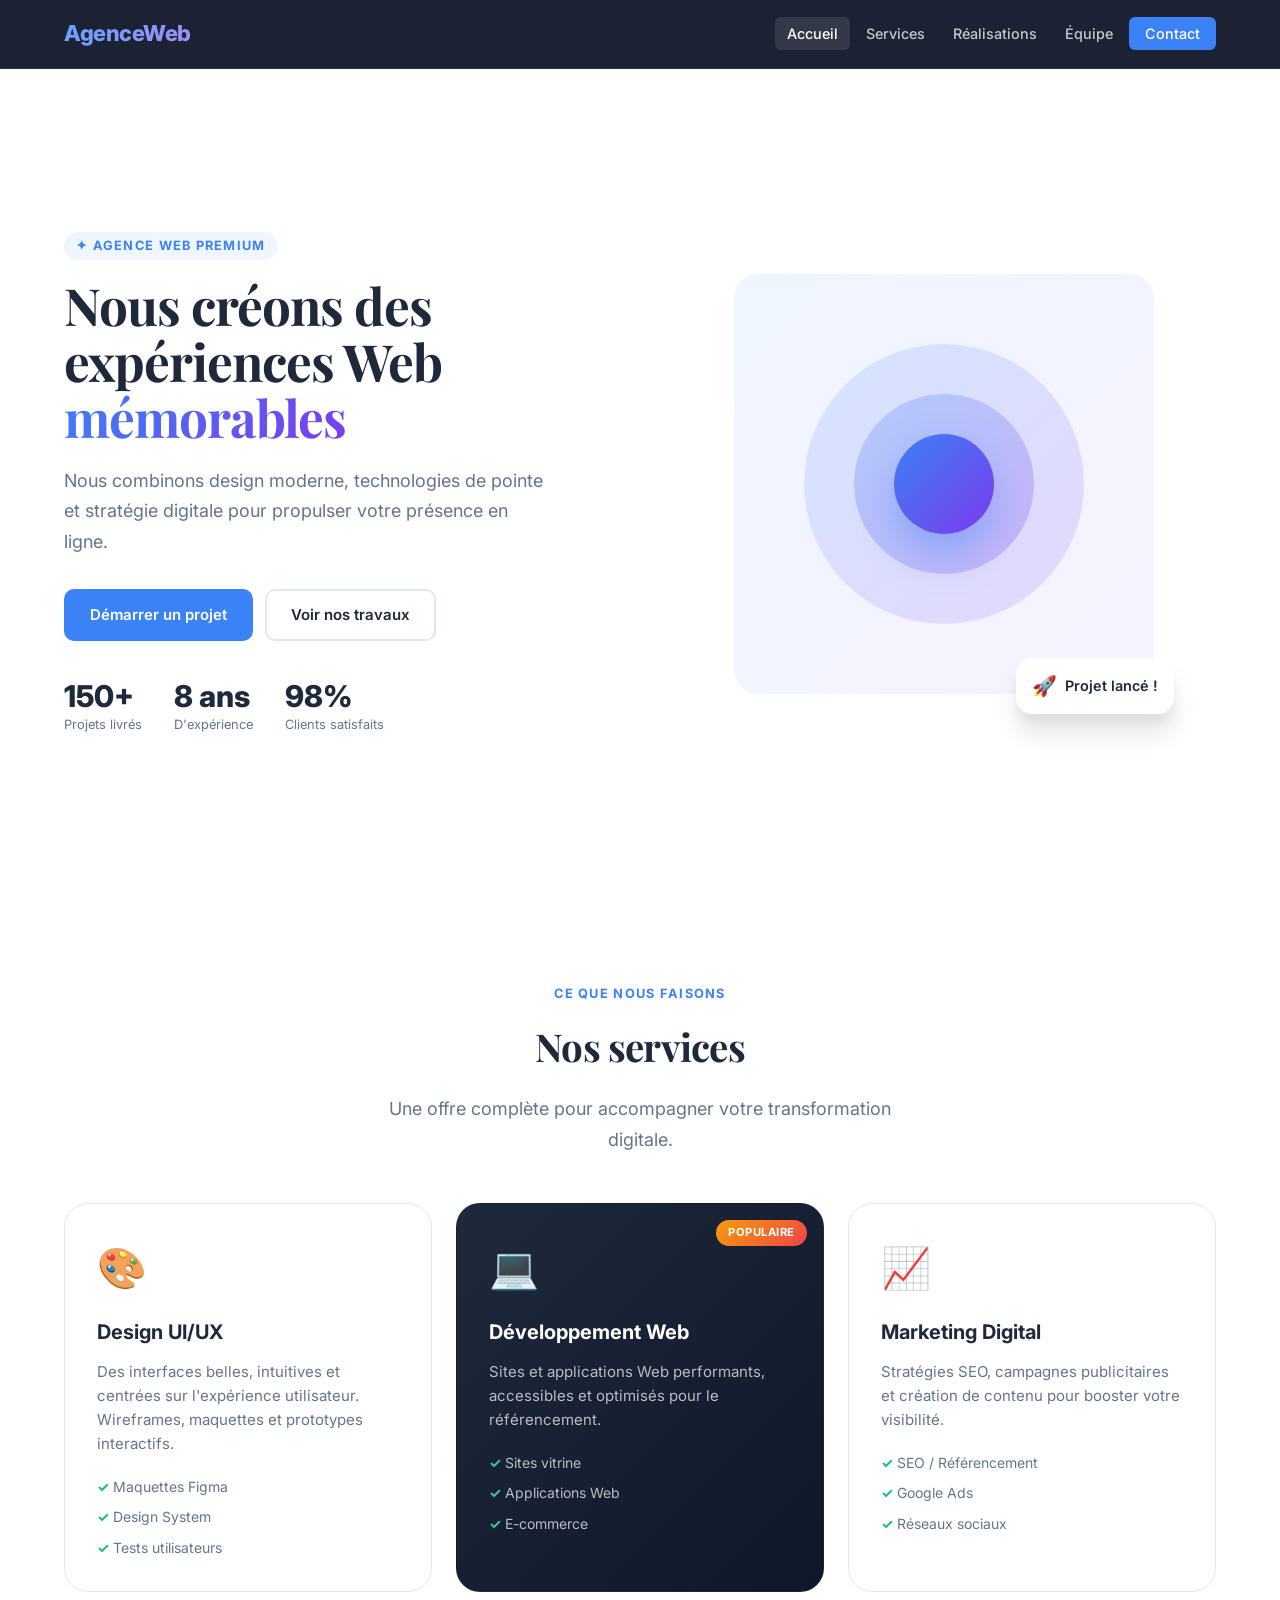
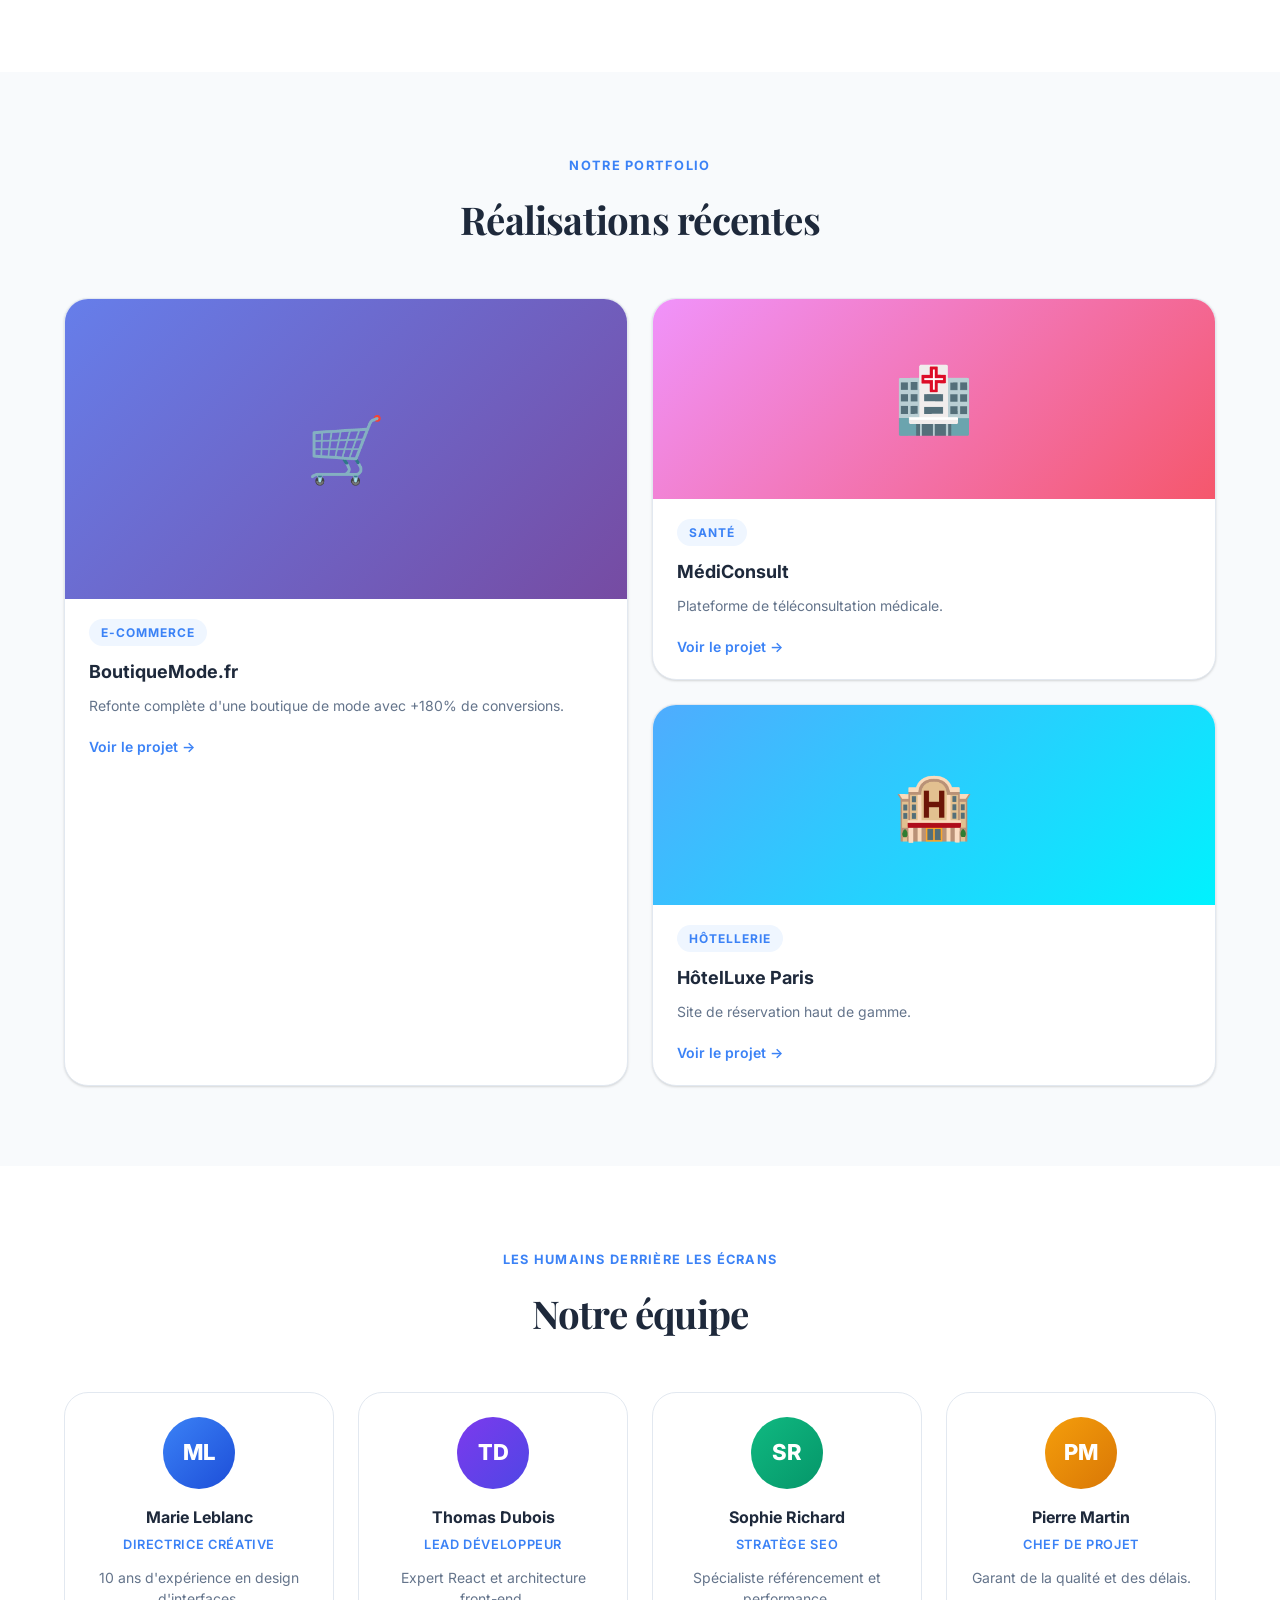
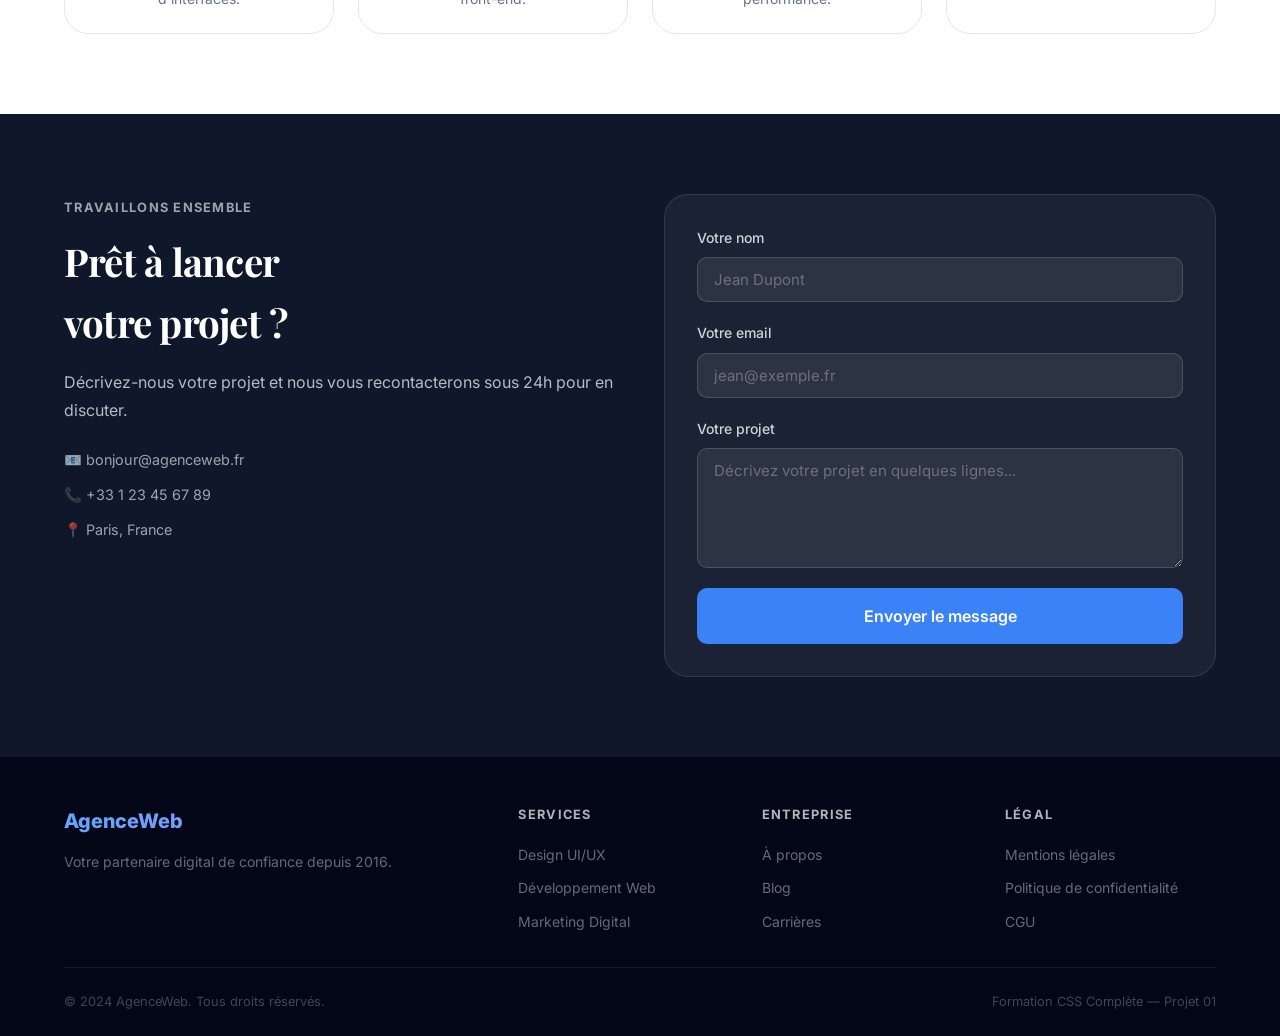
<file: 19-projets/01-page-complete/index.html>
<!DOCTYPE html>
<html lang="fr">
<head>
  <meta charset="UTF-8">
  <meta name="viewport" content="width=device-width, initial-scale=1.0">
  <title>Projet 01 — Page Web complète | AgenceWeb</title>
  <link rel="preconnect" href="https://fonts.googleapis.com">
  <link href="https://fonts.googleapis.com/css2?family=Inter:wght@300;400;500;600;700&family=Playfair+Display:wght@700&display=swap" rel="stylesheet">
  <link rel="stylesheet" href="styles.css">
</head>
<body>

  <!-- NAVIGATION -->
  <header class="header" id="haut-page">
    <nav class="nav">
      <div class="nav__logo">AgenceWeb</div>
      <ul class="nav__liste">
        <li class="nav__element"><a class="nav__lien nav__lien--actif" href="#haut-page">Accueil</a></li>
        <li class="nav__element"><a class="nav__lien" href="#services">Services</a></li>
        <li class="nav__element"><a class="nav__lien" href="#realisations">Réalisations</a></li>
        <li class="nav__element"><a class="nav__lien" href="#equipe">Équipe</a></li>
        <li class="nav__element"><a class="nav__lien nav__lien--cta" href="#contact">Contact</a></li>
      </ul>
    </nav>
  </header>

  <!-- HERO -->
  <section class="hero">
    <div class="hero__contenu">
      <span class="hero__etiquette">✦ Agence Web Premium</span>
      <h1 class="hero__titre">Nous créons des<br>expériences Web<br><em>mémorables</em></h1>
      <p class="hero__description">
        Nous combinons design moderne, technologies de pointe et stratégie digitale
        pour propulser votre présence en ligne.
      </p>
      <div class="hero__actions">
        <a href="#contact" class="bouton bouton--principal">Démarrer un projet</a>
        <a href="#realisations" class="bouton bouton--fantome">Voir nos travaux</a>
      </div>
      <div class="hero__stats">
        <div class="stat">
          <span class="stat__chiffre">150+</span>
          <span class="stat__label">Projets livrés</span>
        </div>
        <div class="stat">
          <span class="stat__chiffre">8 ans</span>
          <span class="stat__label">D'expérience</span>
        </div>
        <div class="stat">
          <span class="stat__chiffre">98%</span>
          <span class="stat__label">Clients satisfaits</span>
        </div>
      </div>
    </div>
    <div class="hero__visuel">
      <div class="hero__image-placeholder">
        <div class="forme forme--1"></div>
        <div class="forme forme--2"></div>
        <div class="forme forme--3"></div>
        <div class="carte-flottante">
          <span class="carte-flottante__icone">🚀</span>
          <span class="carte-flottante__texte">Projet lancé !</span>
        </div>
      </div>
    </div>
  </section>

  <!-- SERVICES -->
  <section class="section" id="services">
    <div class="conteneur">
      <div class="section__entete">
        <span class="section__etiquette">Ce que nous faisons</span>
        <h2 class="section__titre">Nos services</h2>
        <p class="section__sous-titre">
          Une offre complète pour accompagner votre transformation digitale.
        </p>
      </div>
      <div class="services__grille">
        <div class="service-carte">
          <div class="service-carte__icone">🎨</div>
          <h3 class="service-carte__titre">Design UI/UX</h3>
          <p class="service-carte__description">
            Des interfaces belles, intuitives et centrées sur l'expérience utilisateur.
            Wireframes, maquettes et prototypes interactifs.
          </p>
          <ul class="service-carte__liste">
            <li>Maquettes Figma</li>
            <li>Design System</li>
            <li>Tests utilisateurs</li>
          </ul>
        </div>
        <div class="service-carte service-carte--vedette">
          <div class="service-carte__badge">Populaire</div>
          <div class="service-carte__icone">💻</div>
          <h3 class="service-carte__titre">Développement Web</h3>
          <p class="service-carte__description">
            Sites et applications Web performants, accessibles et optimisés pour le référencement.
          </p>
          <ul class="service-carte__liste">
            <li>Sites vitrine</li>
            <li>Applications Web</li>
            <li>E-commerce</li>
          </ul>
        </div>
        <div class="service-carte">
          <div class="service-carte__icone">📈</div>
          <h3 class="service-carte__titre">Marketing Digital</h3>
          <p class="service-carte__description">
            Stratégies SEO, campagnes publicitaires et création de contenu pour booster votre visibilité.
          </p>
          <ul class="service-carte__liste">
            <li>SEO / Référencement</li>
            <li>Google Ads</li>
            <li>Réseaux sociaux</li>
          </ul>
        </div>
      </div>
    </div>
  </section>

  <!-- RÉALISATIONS -->
  <section class="section section--gris" id="realisations">
    <div class="conteneur">
      <div class="section__entete">
        <span class="section__etiquette">Notre portfolio</span>
        <h2 class="section__titre">Réalisations récentes</h2>
      </div>
      <div class="portfolio__grille">
        <article class="projet-carte projet-carte--grand">
          <div class="projet-carte__image" style="background: linear-gradient(135deg, #667eea, #764ba2);">
            <span class="projet-carte__emoji">🛒</span>
          </div>
          <div class="projet-carte__corps">
            <span class="projet-carte__categorie">E-commerce</span>
            <h3 class="projet-carte__titre">BoutiqueMode.fr</h3>
            <p class="projet-carte__description">Refonte complète d'une boutique de mode avec +180% de conversions.</p>
            <a href="#" class="projet-carte__lien">Voir le projet →</a>
          </div>
        </article>
        <article class="projet-carte">
          <div class="projet-carte__image" style="background: linear-gradient(135deg, #f093fb, #f5576c);">
            <span class="projet-carte__emoji">🏥</span>
          </div>
          <div class="projet-carte__corps">
            <span class="projet-carte__categorie">Santé</span>
            <h3 class="projet-carte__titre">MédiConsult</h3>
            <p class="projet-carte__description">Plateforme de téléconsultation médicale.</p>
            <a href="#" class="projet-carte__lien">Voir le projet →</a>
          </div>
        </article>
        <article class="projet-carte">
          <div class="projet-carte__image" style="background: linear-gradient(135deg, #4facfe, #00f2fe);">
            <span class="projet-carte__emoji">🏨</span>
          </div>
          <div class="projet-carte__corps">
            <span class="projet-carte__categorie">Hôtellerie</span>
            <h3 class="projet-carte__titre">HôtelLuxe Paris</h3>
            <p class="projet-carte__description">Site de réservation haut de gamme.</p>
            <a href="#" class="projet-carte__lien">Voir le projet →</a>
          </div>
        </article>
      </div>
    </div>
  </section>

  <!-- ÉQUIPE -->
  <section class="section" id="equipe">
    <div class="conteneur">
      <div class="section__entete">
        <span class="section__etiquette">Les humains derrière les écrans</span>
        <h2 class="section__titre">Notre équipe</h2>
      </div>
      <div class="equipe__grille">
        <div class="membre">
          <div class="membre__avatar membre__avatar--bleu">ML</div>
          <h3 class="membre__nom">Marie Leblanc</h3>
          <p class="membre__role">Directrice Créative</p>
          <p class="membre__bio">10 ans d'expérience en design d'interfaces.</p>
        </div>
        <div class="membre">
          <div class="membre__avatar membre__avatar--violet">TD</div>
          <h3 class="membre__nom">Thomas Dubois</h3>
          <p class="membre__role">Lead Développeur</p>
          <p class="membre__bio">Expert React et architecture front-end.</p>
        </div>
        <div class="membre">
          <div class="membre__avatar membre__avatar--vert">SR</div>
          <h3 class="membre__nom">Sophie Richard</h3>
          <p class="membre__role">Stratège SEO</p>
          <p class="membre__bio">Spécialiste référencement et performance.</p>
        </div>
        <div class="membre">
          <div class="membre__avatar membre__avatar--orange">PM</div>
          <h3 class="membre__nom">Pierre Martin</h3>
          <p class="membre__role">Chef de Projet</p>
          <p class="membre__bio">Garant de la qualité et des délais.</p>
        </div>
      </div>
    </div>
  </section>

  <!-- CONTACT -->
  <section class="section section--sombre" id="contact">
    <div class="conteneur">
      <div class="contact__grille">
        <div class="contact__info">
          <span class="section__etiquette section__etiquette--clair">Travaillons ensemble</span>
          <h2 class="section__titre section__titre--clair">Prêt à lancer<br>votre projet ?</h2>
          <p class="contact__description">
            Décrivez-nous votre projet et nous vous recontacterons
            sous 24h pour en discuter.
          </p>
          <div class="contact__coordonnees">
            <p>📧 bonjour@agenceweb.fr</p>
            <p>📞 +33 1 23 45 67 89</p>
            <p>📍 Paris, France</p>
          </div>
        </div>
        <form class="formulaire-contact">
          <div class="formulaire__groupe">
            <label class="formulaire__label" for="nom">Votre nom</label>
            <input class="formulaire__input" type="text" id="nom" placeholder="Jean Dupont">
          </div>
          <div class="formulaire__groupe">
            <label class="formulaire__label" for="email">Votre email</label>
            <input class="formulaire__input" type="email" id="email" placeholder="jean@exemple.fr">
          </div>
          <div class="formulaire__groupe">
            <label class="formulaire__label" for="message">Votre projet</label>
            <textarea class="formulaire__input formulaire__textarea" id="message" placeholder="Décrivez votre projet en quelques lignes..."></textarea>
          </div>
          <button type="submit" class="bouton bouton--principal bouton--large">
            Envoyer le message
          </button>
        </form>
      </div>
    </div>
  </section>

  <!-- FOOTER -->
  <footer class="footer">
    <div class="conteneur">
      <div class="footer__grille">
        <div class="footer__colonne">
          <div class="footer__logo">AgenceWeb</div>
          <p class="footer__description">Votre partenaire digital de confiance depuis 2016.</p>
        </div>
        <div class="footer__colonne">
          <h4 class="footer__titre">Services</h4>
          <ul class="footer__liste">
            <li><a href="#">Design UI/UX</a></li>
            <li><a href="#">Développement Web</a></li>
            <li><a href="#">Marketing Digital</a></li>
          </ul>
        </div>
        <div class="footer__colonne">
          <h4 class="footer__titre">Entreprise</h4>
          <ul class="footer__liste">
            <li><a href="#">À propos</a></li>
            <li><a href="#">Blog</a></li>
            <li><a href="#">Carrières</a></li>
          </ul>
        </div>
        <div class="footer__colonne">
          <h4 class="footer__titre">Légal</h4>
          <ul class="footer__liste">
            <li><a href="#">Mentions légales</a></li>
            <li><a href="#">Politique de confidentialité</a></li>
            <li><a href="#">CGU</a></li>
          </ul>
        </div>
      </div>
      <div class="footer__bas">
        <p>© 2024 AgenceWeb. Tous droits réservés.</p>
        <p>Formation CSS Complète — Projet 01</p>
      </div>
    </div>
  </footer>

</body>
</html>
</file>
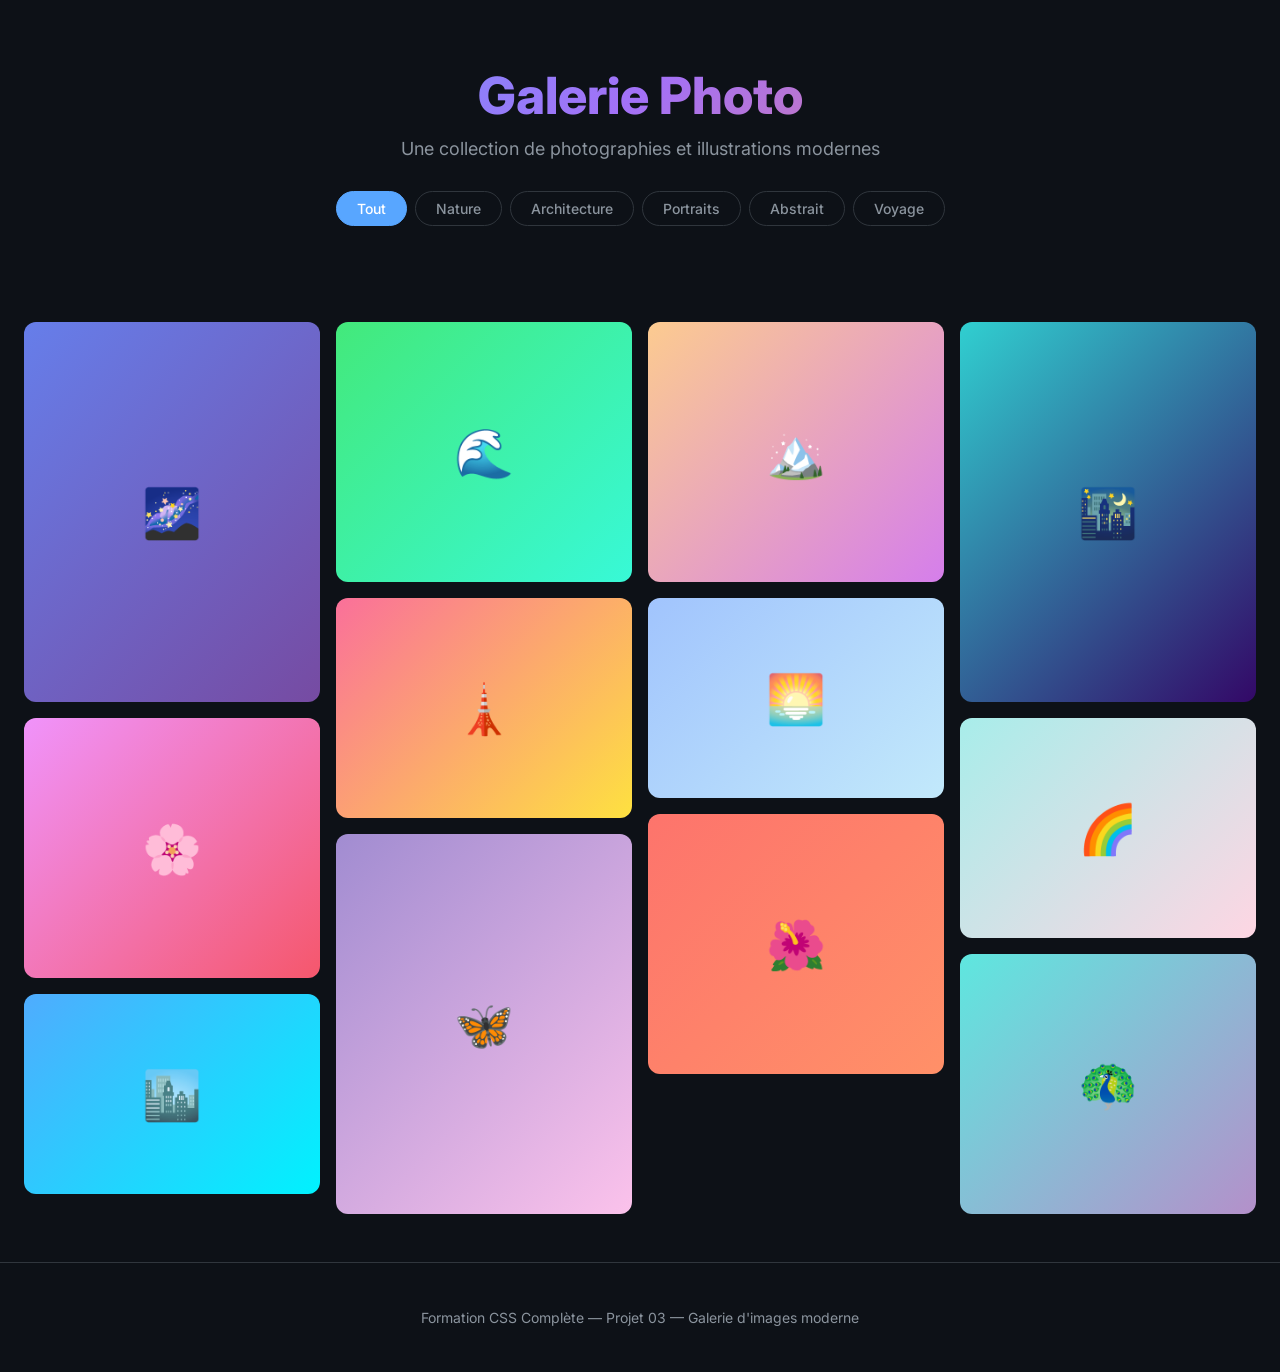
<file: 19-projets/03-galerie/index.html>
<!DOCTYPE html>
<html lang="fr">
<head>
  <meta charset="UTF-8">
  <meta name="viewport" content="width=device-width, initial-scale=1.0">
  <title>Projet 03 — Galerie d'images moderne</title>
  <link rel="preconnect" href="https://fonts.googleapis.com">
  <link href="https://fonts.googleapis.com/css2?family=Inter:wght@400;500;600;700&display=swap" rel="stylesheet">
  <style>
    :root {
      --fond: #0d1117;
      --fond-carte: #161b22;
      --bordure: #30363d;
      --texte: #e6edf3;
      --texte-doux: #8b949e;
      --accent: #58a6ff;
      --transition: all 0.35s cubic-bezier(0.4, 0, 0.2, 1);
    }

    *, *::before, *::after { box-sizing: border-box; }
    body {
      font-family: 'Inter', sans-serif;
      background: var(--fond);
      color: var(--texte);
      margin: 0;
      min-height: 100vh;
    }

    /* ─── Header ─── */
    .header {
      text-align: center;
      padding: 64px 20px 48px;
    }
    .header__titre {
      font-size: clamp(2rem, 4vw, 3.5rem);
      font-weight: 800;
      background: linear-gradient(135deg, #58a6ff, #a371f7, #f78166);
      -webkit-background-clip: text;
      -webkit-text-fill-color: transparent;
      background-clip: text;
      margin: 0 0 12px;
    }
    .header__sous-titre {
      color: var(--texte-doux);
      font-size: 1.125rem;
      margin: 0 0 32px;
    }

    /* ─── Filtres ─── */
    .filtres {
      display: flex;
      justify-content: center;
      gap: 8px;
      flex-wrap: wrap;
    }
    .filtre-btn {
      padding: 8px 20px;
      border: 1px solid var(--bordure);
      background: transparent;
      color: var(--texte-doux);
      border-radius: 999px;
      cursor: pointer;
      font-size: 0.875rem;
      font-weight: 500;
      font-family: inherit;
      transition: var(--transition);
    }
    .filtre-btn:hover,
    .filtre-btn.actif {
      background: var(--accent);
      border-color: var(--accent);
      color: white;
    }

    /* ─── Galerie Masonry avec Grid ─── */
    .galerie {
      columns: 4 200px;
      column-gap: 16px;
      padding: 48px 24px;
      max-width: 1400px;
      margin: 0 auto;
    }

    .galerie__item {
      break-inside: avoid;
      margin-bottom: 16px;
      position: relative;
      border-radius: 12px;
      overflow: hidden;
      cursor: pointer;
    }

    .galerie__image {
      width: 100%;
      display: block;
      transition: transform 0.5s cubic-bezier(0.4, 0, 0.2, 1);
    }

    /* Overlay au survol */
    .galerie__overlay {
      position: absolute;
      inset: 0;
      background: linear-gradient(
        to top,
        rgba(0,0,0,0.85) 0%,
        rgba(0,0,0,0.3) 50%,
        transparent 100%
      );
      opacity: 0;
      transition: opacity 0.35s ease;
      display: flex;
      flex-direction: column;
      justify-content: flex-end;
      padding: 20px;
    }

    .galerie__item:hover .galerie__overlay { opacity: 1; }
    .galerie__item:hover .galerie__image { transform: scale(1.05); }

    .galerie__titre {
      font-size: 1rem;
      font-weight: 700;
      color: white;
      margin: 0 0 4px;
      transform: translateY(8px);
      transition: transform 0.35s ease;
    }
    .galerie__categorie {
      font-size: 0.75rem;
      color: rgba(255,255,255,0.65);
      font-weight: 500;
      transform: translateY(8px);
      transition: transform 0.35s ease 0.04s;
    }
    .galerie__item:hover .galerie__titre,
    .galerie__item:hover .galerie__categorie {
      transform: translateY(0);
    }

    .galerie__actions {
      position: absolute;
      top: 12px;
      right: 12px;
      display: flex;
      gap: 8px;
      opacity: 0;
      transition: opacity 0.35s ease;
    }
    .galerie__item:hover .galerie__actions { opacity: 1; }

    .galerie__btn {
      width: 36px;
      height: 36px;
      background: rgba(255,255,255,0.15);
      backdrop-filter: blur(6px);
      border: 1px solid rgba(255,255,255,0.2);
      border-radius: 8px;
      display: flex;
      align-items: center;
      justify-content: center;
      cursor: pointer;
      transition: background 0.2s;
      font-size: 1rem;
    }
    .galerie__btn:hover { background: rgba(255,255,255,0.3); }

    /* Placeholder images colorées */
    .placeholder {
      display: flex;
      align-items: center;
      justify-content: center;
      font-size: 3rem;
    }
    .placeholder--tall  { height: 380px; }
    .placeholder--med   { height: 260px; }
    .placeholder--short { height: 200px; }
    .placeholder--wide  { height: 220px; }

    /* Couleurs de fond des placeholders */
    .c1 { background: linear-gradient(135deg, #667eea, #764ba2); }
    .c2 { background: linear-gradient(135deg, #f093fb, #f5576c); }
    .c3 { background: linear-gradient(135deg, #4facfe, #00f2fe); }
    .c4 { background: linear-gradient(135deg, #43e97b, #38f9d7); }
    .c5 { background: linear-gradient(135deg, #fa709a, #fee140); }
    .c6 { background: linear-gradient(135deg, #a18cd1, #fbc2eb); }
    .c7 { background: linear-gradient(135deg, #fccb90, #d57eeb); }
    .c8 { background: linear-gradient(135deg, #a1c4fd, #c2e9fb); }
    .c9 { background: linear-gradient(135deg, #fd746c, #ff9068); }
    .c10 { background: linear-gradient(135deg, #30cfd0, #330867); }
    .c11 { background: linear-gradient(135deg, #a8edea, #fed6e3); }
    .c12 { background: linear-gradient(135deg, #5ee7df, #b490ca); }

    /* ─── Lightbox ─── */
    .lightbox {
      position: fixed;
      inset: 0;
      background: rgba(0,0,0,0.92);
      z-index: 1000;
      display: flex;
      align-items: center;
      justify-content: center;
      opacity: 0;
      visibility: hidden;
      transition: opacity 0.3s ease, visibility 0.3s ease;
      backdrop-filter: blur(8px);
    }
    .lightbox.active {
      opacity: 1;
      visibility: visible;
    }
    .lightbox__contenu {
      max-width: 90vw;
      max-height: 90vh;
      border-radius: 16px;
      overflow: hidden;
      position: relative;
      transform: scale(0.9);
      transition: transform 0.3s ease;
    }
    .lightbox.active .lightbox__contenu { transform: scale(1); }
    .lightbox__fermer {
      position: fixed;
      top: 24px;
      right: 24px;
      background: rgba(255,255,255,0.1);
      border: none;
      color: white;
      width: 44px;
      height: 44px;
      border-radius: 50%;
      font-size: 1.25rem;
      cursor: pointer;
      display: flex;
      align-items: center;
      justify-content: center;
      transition: background 0.2s;
    }
    .lightbox__fermer:hover { background: rgba(255,255,255,0.2); }

    /* ─── Footer ─── */
    footer {
      text-align: center;
      padding: 32px;
      color: var(--texte-doux);
      font-size: 0.875rem;
      border-top: 1px solid var(--bordure);
    }

    @media (prefers-reduced-motion: reduce) {
      * { transition: none !important; animation: none !important; }
    }
  </style>
</head>
<body>

  <header class="header">
    <h1 class="header__titre">Galerie Photo</h1>
    <p class="header__sous-titre">Une collection de photographies et illustrations modernes</p>
    <div class="filtres">
      <button class="filtre-btn actif">Tout</button>
      <button class="filtre-btn">Nature</button>
      <button class="filtre-btn">Architecture</button>
      <button class="filtre-btn">Portraits</button>
      <button class="filtre-btn">Abstrait</button>
      <button class="filtre-btn">Voyage</button>
    </div>
  </header>

  <main class="galerie">

    <!-- Item 1 -->
    <div class="galerie__item">
      <div class="galerie__image placeholder placeholder--tall c1">🌌</div>
      <div class="galerie__overlay">
        <h3 class="galerie__titre">Nuit étoilée</h3>
        <span class="galerie__categorie">Nature</span>
      </div>
      <div class="galerie__actions">
        <button class="galerie__btn" title="Aimer">♥</button>
        <button class="galerie__btn" title="Télécharger">↓</button>
      </div>
    </div>

    <!-- Item 2 -->
    <div class="galerie__item">
      <div class="galerie__image placeholder placeholder--med c2">🌸</div>
      <div class="galerie__overlay">
        <h3 class="galerie__titre">Fleurs de cerisier</h3>
        <span class="galerie__categorie">Nature</span>
      </div>
      <div class="galerie__actions">
        <button class="galerie__btn" title="Aimer">♥</button>
        <button class="galerie__btn" title="Télécharger">↓</button>
      </div>
    </div>

    <!-- Item 3 -->
    <div class="galerie__item">
      <div class="galerie__image placeholder placeholder--short c3">🏙️</div>
      <div class="galerie__overlay">
        <h3 class="galerie__titre">Skyline de nuit</h3>
        <span class="galerie__categorie">Architecture</span>
      </div>
      <div class="galerie__actions">
        <button class="galerie__btn">♥</button>
        <button class="galerie__btn">↓</button>
      </div>
    </div>

    <!-- Item 4 -->
    <div class="galerie__item">
      <div class="galerie__image placeholder placeholder--med c4">🌊</div>
      <div class="galerie__overlay">
        <h3 class="galerie__titre">Vagues océan</h3>
        <span class="galerie__categorie">Nature</span>
      </div>
      <div class="galerie__actions">
        <button class="galerie__btn">♥</button>
        <button class="galerie__btn">↓</button>
      </div>
    </div>

    <!-- Item 5 -->
    <div class="galerie__item">
      <div class="galerie__image placeholder placeholder--wide c5">🗼</div>
      <div class="galerie__overlay">
        <h3 class="galerie__titre">Tour Eiffel dorée</h3>
        <span class="galerie__categorie">Voyage</span>
      </div>
      <div class="galerie__actions">
        <button class="galerie__btn">♥</button>
        <button class="galerie__btn">↓</button>
      </div>
    </div>

    <!-- Item 6 -->
    <div class="galerie__item">
      <div class="galerie__image placeholder placeholder--tall c6">🦋</div>
      <div class="galerie__overlay">
        <h3 class="galerie__titre">Papillon abstrait</h3>
        <span class="galerie__categorie">Abstrait</span>
      </div>
      <div class="galerie__actions">
        <button class="galerie__btn">♥</button>
        <button class="galerie__btn">↓</button>
      </div>
    </div>

    <!-- Item 7 -->
    <div class="galerie__item">
      <div class="galerie__image placeholder placeholder--med c7">🏔️</div>
      <div class="galerie__overlay">
        <h3 class="galerie__titre">Sommets enneigés</h3>
        <span class="galerie__categorie">Nature</span>
      </div>
      <div class="galerie__actions">
        <button class="galerie__btn">♥</button>
        <button class="galerie__btn">↓</button>
      </div>
    </div>

    <!-- Item 8 -->
    <div class="galerie__item">
      <div class="galerie__image placeholder placeholder--short c8">🌅</div>
      <div class="galerie__overlay">
        <h3 class="galerie__titre">Lever de soleil</h3>
        <span class="galerie__categorie">Nature</span>
      </div>
      <div class="galerie__actions">
        <button class="galerie__btn">♥</button>
        <button class="galerie__btn">↓</button>
      </div>
    </div>

    <!-- Item 9 -->
    <div class="galerie__item">
      <div class="galerie__image placeholder placeholder--med c9">🌺</div>
      <div class="galerie__overlay">
        <h3 class="galerie__titre">Fleur tropicale</h3>
        <span class="galerie__categorie">Nature</span>
      </div>
      <div class="galerie__actions">
        <button class="galerie__btn">♥</button>
        <button class="galerie__btn">↓</button>
      </div>
    </div>

    <!-- Item 10 -->
    <div class="galerie__item">
      <div class="galerie__image placeholder placeholder--tall c10">🌃</div>
      <div class="galerie__overlay">
        <h3 class="galerie__titre">Ville la nuit</h3>
        <span class="galerie__categorie">Architecture</span>
      </div>
      <div class="galerie__actions">
        <button class="galerie__btn">♥</button>
        <button class="galerie__btn">↓</button>
      </div>
    </div>

    <!-- Item 11 -->
    <div class="galerie__item">
      <div class="galerie__image placeholder placeholder--wide c11">🌈</div>
      <div class="galerie__overlay">
        <h3 class="galerie__titre">Arc-en-ciel</h3>
        <span class="galerie__categorie">Abstrait</span>
      </div>
      <div class="galerie__actions">
        <button class="galerie__btn">♥</button>
        <button class="galerie__btn">↓</button>
      </div>
    </div>

    <!-- Item 12 -->
    <div class="galerie__item">
      <div class="galerie__image placeholder placeholder--med c12">🦚</div>
      <div class="galerie__overlay">
        <h3 class="galerie__titre">Paon royal</h3>
        <span class="galerie__categorie">Nature</span>
      </div>
      <div class="galerie__actions">
        <button class="galerie__btn">♥</button>
        <button class="galerie__btn">↓</button>
      </div>
    </div>

  </main>

  <!-- Lightbox -->
  <div class="lightbox" id="lightbox">
    <button class="lightbox__fermer" onclick="document.getElementById('lightbox').classList.remove('active')">✕</button>
    <div class="lightbox__contenu" id="lightboxContenu"></div>
  </div>

  <footer>
    <p>Formation CSS Complète — Projet 03 — Galerie d'images moderne</p>
  </footer>

  <script>
    // Filtres
    document.querySelectorAll('.filtre-btn').forEach(btn => {
      btn.addEventListener('click', () => {
        document.querySelectorAll('.filtre-btn').forEach(b => b.classList.remove('actif'));
        btn.classList.add('actif');
      });
    });

    // Lightbox
    document.querySelectorAll('.galerie__item').forEach(item => {
      item.addEventListener('click', e => {
        if (e.target.closest('.galerie__btn')) return;
        const clone = item.querySelector('.galerie__image').cloneNode(true);
        clone.style.maxWidth = '80vw';
        clone.style.maxHeight = '80vh';
        clone.style.objectFit = 'contain';
        document.getElementById('lightboxContenu').innerHTML = '';
        document.getElementById('lightboxContenu').appendChild(clone);
        document.getElementById('lightbox').classList.add('active');
      });
    });

    document.getElementById('lightbox').addEventListener('click', e => {
      if (e.target === e.currentTarget) e.currentTarget.classList.remove('active');
    });
  </script>

</body>
</html>
</file>
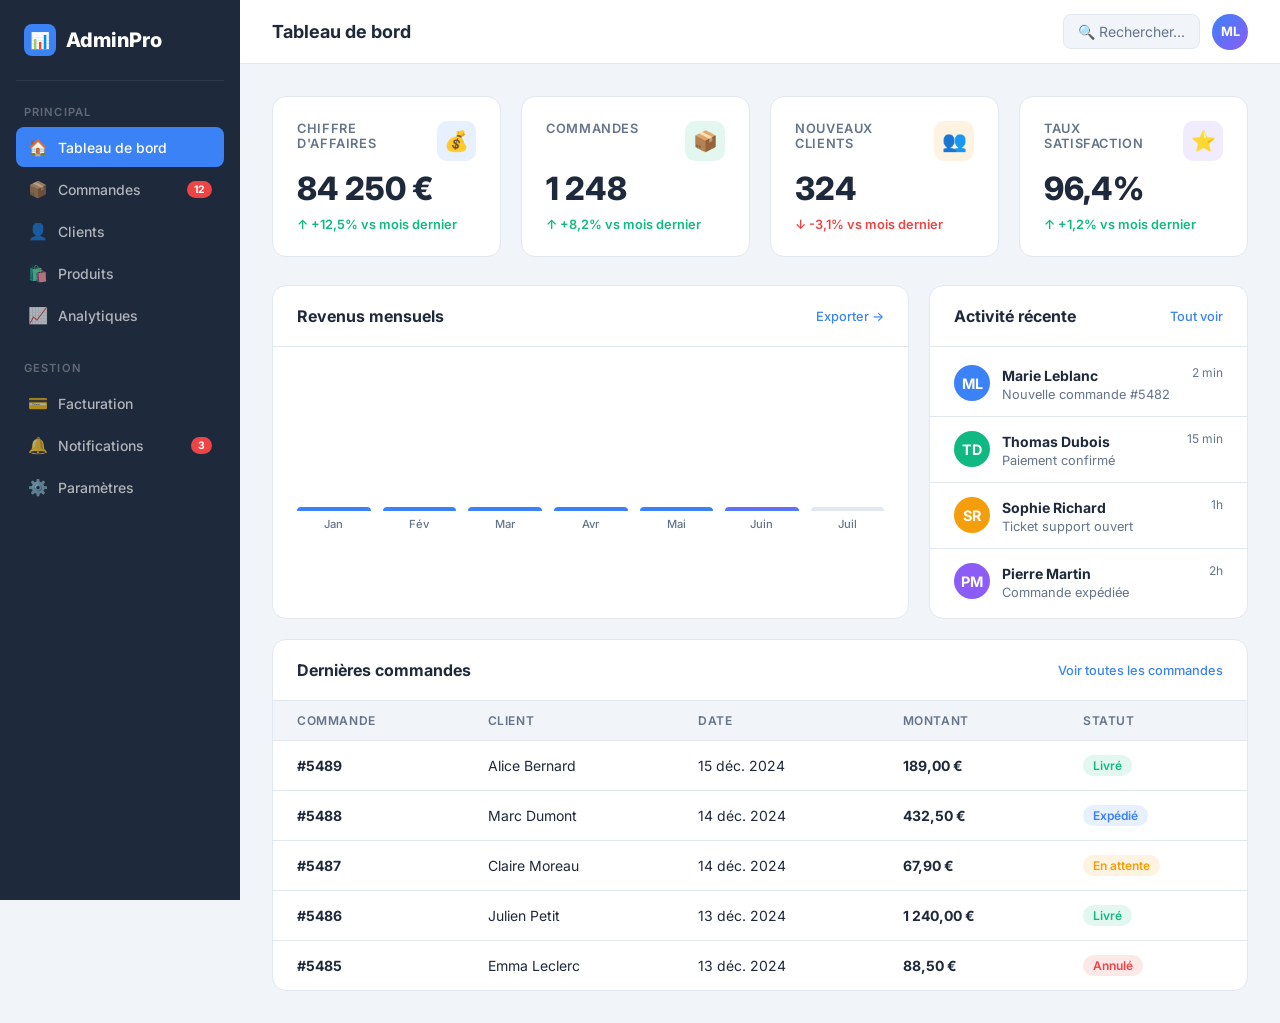
<file: 19-projets/04-dashboard/index.html>
<!DOCTYPE html>
<html lang="fr">
<head>
  <meta charset="UTF-8">
  <meta name="viewport" content="width=device-width, initial-scale=1.0">
  <title>Projet 04 — Dashboard Admin</title>
  <link href="https://fonts.googleapis.com/css2?family=Inter:wght@300;400;500;600;700&display=swap" rel="stylesheet">
  <style>
    :root {
      --sidebar-w: 240px;
      --fond:       #f1f5f9;
      --fond-carte: #ffffff;
      --texte:      #1e293b;
      --texte-doux: #64748b;
      --bordure:    #e2e8f0;
      --bleu:       #3b82f6;
      --vert:       #10b981;
      --orange:     #f59e0b;
      --rouge:      #ef4444;
      --violet:     #8b5cf6;
      --sidebar-bg: #1e293b;
    }

    *, *::before, *::after { box-sizing: border-box; }
    body {
      font-family: 'Inter', sans-serif;
      background: var(--fond);
      color: var(--texte);
      margin: 0;
      display: flex;
      min-height: 100vh;
    }

    /* ─── Sidebar ─── */
    .sidebar {
      width: var(--sidebar-w);
      background: var(--sidebar-bg);
      height: 100vh;
      position: fixed;
      top: 0; left: 0;
      display: flex;
      flex-direction: column;
      padding: 24px 16px;
      overflow-y: auto;
    }

    .sidebar__logo {
      font-size: 1.25rem;
      font-weight: 800;
      color: white;
      padding: 0 8px 24px;
      border-bottom: 1px solid rgba(255,255,255,0.08);
      margin-bottom: 24px;
      display: flex;
      align-items: center;
      gap: 10px;
    }
    .sidebar__logo-icone {
      width: 32px; height: 32px;
      background: var(--bleu);
      border-radius: 8px;
      display: flex;
      align-items: center;
      justify-content: center;
      font-size: 1rem;
    }

    .sidebar__section { margin-bottom: 24px; }
    .sidebar__section-titre {
      font-size: 0.7rem;
      font-weight: 600;
      text-transform: uppercase;
      letter-spacing: 0.1em;
      color: rgba(255,255,255,0.3);
      padding: 0 8px 8px;
    }

    .nav-item {
      display: flex;
      align-items: center;
      gap: 10px;
      padding: 10px 12px;
      border-radius: 8px;
      color: rgba(255,255,255,0.65);
      font-size: 0.875rem;
      font-weight: 500;
      cursor: pointer;
      transition: all 0.15s;
      margin-bottom: 2px;
    }
    .nav-item:hover { background: rgba(255,255,255,0.08); color: white; }
    .nav-item.actif { background: var(--bleu); color: white; }
    .nav-item__icone { font-size: 1rem; width: 20px; text-align: center; }
    .nav-item__badge {
      margin-left: auto;
      background: var(--rouge);
      color: white;
      font-size: 0.65rem;
      font-weight: 700;
      padding: 2px 7px;
      border-radius: 20px;
    }

    /* ─── Main ─── */
    .main {
      margin-left: var(--sidebar-w);
      flex: 1;
      display: flex;
      flex-direction: column;
    }

    /* ─── Topbar ─── */
    .topbar {
      background: white;
      border-bottom: 1px solid var(--bordure);
      padding: 0 32px;
      height: 64px;
      display: flex;
      align-items: center;
      justify-content: space-between;
      position: sticky;
      top: 0;
      z-index: 10;
    }

    .topbar__titre { font-size: 1.125rem; font-weight: 700; }

    .topbar__droite {
      display: flex;
      align-items: center;
      gap: 12px;
    }

    .topbar__recherche {
      display: flex;
      align-items: center;
      gap: 8px;
      background: var(--fond);
      border: 1px solid var(--bordure);
      border-radius: 8px;
      padding: 8px 14px;
      font-size: 0.875rem;
      color: var(--texte-doux);
    }

    .topbar__avatar {
      width: 36px;
      height: 36px;
      border-radius: 50%;
      background: linear-gradient(135deg, var(--bleu), var(--violet));
      display: flex;
      align-items: center;
      justify-content: center;
      color: white;
      font-size: 0.8rem;
      font-weight: 700;
      cursor: pointer;
    }

    /* ─── Contenu ─── */
    .contenu { padding: 32px; flex: 1; }

    /* ─── KPI Cards ─── */
    .kpi-grille {
      display: grid;
      grid-template-columns: repeat(4, 1fr);
      gap: 20px;
      margin-bottom: 28px;
    }

    .kpi-carte {
      background: white;
      border-radius: 14px;
      padding: 24px;
      border: 1px solid var(--bordure);
      display: flex;
      flex-direction: column;
      gap: 12px;
      transition: box-shadow 0.2s, transform 0.2s;
    }
    .kpi-carte:hover {
      transform: translateY(-2px);
      box-shadow: 0 8px 20px rgba(0,0,0,0.08);
    }

    .kpi-carte__entete {
      display: flex;
      justify-content: space-between;
      align-items: flex-start;
    }
    .kpi-carte__label {
      font-size: 0.8rem;
      font-weight: 600;
      color: var(--texte-doux);
      text-transform: uppercase;
      letter-spacing: 0.05em;
    }
    .kpi-carte__icone {
      width: 40px; height: 40px;
      border-radius: 10px;
      display: flex;
      align-items: center;
      justify-content: center;
      font-size: 1.25rem;
    }
    .icone-bleu   { background: rgba(59,130,246,0.12); }
    .icone-vert   { background: rgba(16,185,129,0.12); }
    .icone-orange { background: rgba(245,158,11,0.12); }
    .icone-violet { background: rgba(139,92,246,0.12); }

    .kpi-carte__valeur {
      font-size: 2rem;
      font-weight: 800;
      color: var(--texte);
      line-height: 1;
    }

    .kpi-carte__evolution {
      display: flex;
      align-items: center;
      gap: 4px;
      font-size: 0.8rem;
      font-weight: 600;
    }
    .evolution-hausse { color: var(--vert); }
    .evolution-baisse { color: var(--rouge); }

    /* ─── Grille principale ─── */
    .tableau-bord {
      display: grid;
      grid-template-columns: 2fr 1fr;
      gap: 20px;
      margin-bottom: 20px;
    }

    /* ─── Carte widget ─── */
    .widget {
      background: white;
      border-radius: 14px;
      border: 1px solid var(--bordure);
      overflow: hidden;
    }

    .widget__entete {
      display: flex;
      justify-content: space-between;
      align-items: center;
      padding: 20px 24px;
      border-bottom: 1px solid var(--bordure);
    }
    .widget__titre { font-size: 1rem; font-weight: 700; }
    .widget__action {
      font-size: 0.8rem;
      color: var(--bleu);
      cursor: pointer;
      font-weight: 500;
    }

    /* ─── Graphique simulé (barres CSS) ─── */
    .graphique { padding: 24px; }
    .graphique__barres {
      display: flex;
      align-items: flex-end;
      gap: 12px;
      height: 160px;
    }
    .barre-groupe { flex: 1; display: flex; flex-direction: column; align-items: center; gap: 6px; }
    .barre {
      width: 100%;
      border-radius: 6px 6px 0 0;
      transition: opacity 0.2s;
      min-height: 4px;
    }
    .barre:hover { opacity: 0.8; }
    .barre-groupe__label { font-size: 0.7rem; color: var(--texte-doux); font-weight: 500; }

    /* ─── Tableau des commandes ─── */
    .tableau { width: 100%; border-collapse: collapse; }
    .tableau th {
      text-align: left;
      font-size: 0.75rem;
      font-weight: 600;
      text-transform: uppercase;
      letter-spacing: 0.05em;
      color: var(--texte-doux);
      padding: 12px 24px;
      background: var(--fond);
      border-bottom: 1px solid var(--bordure);
    }
    .tableau td {
      padding: 14px 24px;
      font-size: 0.875rem;
      border-bottom: 1px solid var(--bordure);
    }
    .tableau tr:last-child td { border-bottom: none; }
    .tableau tr:hover td { background: var(--fond); }

    /* ─── Badge statuts ─── */
    .badge {
      display: inline-flex;
      align-items: center;
      padding: 3px 10px;
      border-radius: 20px;
      font-size: 0.75rem;
      font-weight: 600;
    }
    .badge--succes   { background: rgba(16,185,129,0.12); color: var(--vert); }
    .badge--attente  { background: rgba(245,158,11,0.12); color: var(--orange); }
    .badge--erreur   { background: rgba(239,68,68,0.12);  color: var(--rouge); }
    .badge--info     { background: rgba(59,130,246,0.12); color: var(--bleu); }

    /* ─── Widget activité ─── */
    .activite { padding: 4px 0; }
    .activite-item {
      display: flex;
      gap: 12px;
      align-items: flex-start;
      padding: 14px 24px;
      border-bottom: 1px solid var(--bordure);
    }
    .activite-item:last-child { border-bottom: none; }
    .activite__avatar {
      width: 36px; height: 36px;
      border-radius: 50%;
      flex-shrink: 0;
      display: flex;
      align-items: center;
      justify-content: center;
      font-size: 0.9rem;
      font-weight: 700;
      color: white;
    }
    .activite__texte { flex: 1; }
    .activite__texte strong { font-size: 0.875rem; color: var(--texte); }
    .activite__texte p { font-size: 0.8rem; color: var(--texte-doux); margin: 2px 0 0; }
    .activite__temps { font-size: 0.75rem; color: var(--texte-doux); white-space: nowrap; }

    /* ─── Responsive ─── */
    @media (max-width: 1200px) {
      .kpi-grille { grid-template-columns: repeat(2, 1fr); }
    }
    @media (max-width: 900px) {
      .sidebar { display: none; }
      .main { margin-left: 0; }
      .tableau-bord { grid-template-columns: 1fr; }
    }
    @media (max-width: 640px) {
      .kpi-grille { grid-template-columns: 1fr; }
      .contenu { padding: 16px; }
    }
  </style>
</head>
<body>

  <!-- Sidebar -->
  <aside class="sidebar">
    <div class="sidebar__logo">
      <div class="sidebar__logo-icone">📊</div>
      AdminPro
    </div>

    <div class="sidebar__section">
      <div class="sidebar__section-titre">Principal</div>
      <div class="nav-item actif">
        <span class="nav-item__icone">🏠</span> Tableau de bord
      </div>
      <div class="nav-item">
        <span class="nav-item__icone">📦</span> Commandes
        <span class="nav-item__badge">12</span>
      </div>
      <div class="nav-item">
        <span class="nav-item__icone">👤</span> Clients
      </div>
      <div class="nav-item">
        <span class="nav-item__icone">🛍️</span> Produits
      </div>
      <div class="nav-item">
        <span class="nav-item__icone">📈</span> Analytiques
      </div>
    </div>

    <div class="sidebar__section">
      <div class="sidebar__section-titre">Gestion</div>
      <div class="nav-item">
        <span class="nav-item__icone">💳</span> Facturation
      </div>
      <div class="nav-item">
        <span class="nav-item__icone">🔔</span> Notifications
        <span class="nav-item__badge">3</span>
      </div>
      <div class="nav-item">
        <span class="nav-item__icone">⚙️</span> Paramètres
      </div>
    </div>
  </aside>

  <!-- Main -->
  <div class="main">

    <!-- Topbar -->
    <header class="topbar">
      <div class="topbar__titre">Tableau de bord</div>
      <div class="topbar__droite">
        <div class="topbar__recherche">🔍 Rechercher...</div>
        <div class="topbar__avatar">ML</div>
      </div>
    </header>

    <!-- Contenu -->
    <main class="contenu">

      <!-- KPIs -->
      <div class="kpi-grille">
        <div class="kpi-carte">
          <div class="kpi-carte__entete">
            <span class="kpi-carte__label">Chiffre d'affaires</span>
            <div class="kpi-carte__icone icone-bleu">💰</div>
          </div>
          <div class="kpi-carte__valeur">84 250 €</div>
          <div class="kpi-carte__evolution evolution-hausse">
            ↑ +12,5% vs mois dernier
          </div>
        </div>
        <div class="kpi-carte">
          <div class="kpi-carte__entete">
            <span class="kpi-carte__label">Commandes</span>
            <div class="kpi-carte__icone icone-vert">📦</div>
          </div>
          <div class="kpi-carte__valeur">1 248</div>
          <div class="kpi-carte__evolution evolution-hausse">↑ +8,2% vs mois dernier</div>
        </div>
        <div class="kpi-carte">
          <div class="kpi-carte__entete">
            <span class="kpi-carte__label">Nouveaux clients</span>
            <div class="kpi-carte__icone icone-orange">👥</div>
          </div>
          <div class="kpi-carte__valeur">324</div>
          <div class="kpi-carte__evolution evolution-baisse">↓ -3,1% vs mois dernier</div>
        </div>
        <div class="kpi-carte">
          <div class="kpi-carte__entete">
            <span class="kpi-carte__label">Taux satisfaction</span>
            <div class="kpi-carte__icone icone-violet">⭐</div>
          </div>
          <div class="kpi-carte__valeur">96,4%</div>
          <div class="kpi-carte__evolution evolution-hausse">↑ +1,2% vs mois dernier</div>
        </div>
      </div>

      <!-- Graphique + Activité -->
      <div class="tableau-bord">
        <div class="widget">
          <div class="widget__entete">
            <span class="widget__titre">Revenus mensuels</span>
            <span class="widget__action">Exporter →</span>
          </div>
          <div class="graphique">
            <div class="graphique__barres">
              <div class="barre-groupe">
                <div class="barre" style="height:60%; background:var(--bleu);"></div>
                <span class="barre-groupe__label">Jan</span>
              </div>
              <div class="barre-groupe">
                <div class="barre" style="height:75%; background:var(--bleu);"></div>
                <span class="barre-groupe__label">Fév</span>
              </div>
              <div class="barre-groupe">
                <div class="barre" style="height:55%; background:var(--bleu);"></div>
                <span class="barre-groupe__label">Mar</span>
              </div>
              <div class="barre-groupe">
                <div class="barre" style="height:85%; background:var(--bleu);"></div>
                <span class="barre-groupe__label">Avr</span>
              </div>
              <div class="barre-groupe">
                <div class="barre" style="height:70%; background:var(--bleu);"></div>
                <span class="barre-groupe__label">Mai</span>
              </div>
              <div class="barre-groupe">
                <div class="barre" style="height:90%; background:linear-gradient(to top, var(--bleu), var(--violet));"></div>
                <span class="barre-groupe__label">Juin</span>
              </div>
              <div class="barre-groupe">
                <div class="barre" style="height:65%; background:var(--bordure);"></div>
                <span class="barre-groupe__label">Juil</span>
              </div>
            </div>
          </div>
        </div>

        <div class="widget">
          <div class="widget__entete">
            <span class="widget__titre">Activité récente</span>
            <span class="widget__action">Tout voir</span>
          </div>
          <div class="activite">
            <div class="activite-item">
              <div class="activite__avatar" style="background:var(--bleu);">ML</div>
              <div class="activite__texte">
                <strong>Marie Leblanc</strong>
                <p>Nouvelle commande #5482</p>
              </div>
              <span class="activite__temps">2 min</span>
            </div>
            <div class="activite-item">
              <div class="activite__avatar" style="background:var(--vert);">TD</div>
              <div class="activite__texte">
                <strong>Thomas Dubois</strong>
                <p>Paiement confirmé</p>
              </div>
              <span class="activite__temps">15 min</span>
            </div>
            <div class="activite-item">
              <div class="activite__avatar" style="background:var(--orange);">SR</div>
              <div class="activite__texte">
                <strong>Sophie Richard</strong>
                <p>Ticket support ouvert</p>
              </div>
              <span class="activite__temps">1h</span>
            </div>
            <div class="activite-item">
              <div class="activite__avatar" style="background:var(--violet);">PM</div>
              <div class="activite__texte">
                <strong>Pierre Martin</strong>
                <p>Commande expédiée</p>
              </div>
              <span class="activite__temps">2h</span>
            </div>
          </div>
        </div>
      </div>

      <!-- Tableau des commandes -->
      <div class="widget">
        <div class="widget__entete">
          <span class="widget__titre">Dernières commandes</span>
          <span class="widget__action">Voir toutes les commandes</span>
        </div>
        <table class="tableau">
          <thead>
            <tr>
              <th>Commande</th>
              <th>Client</th>
              <th>Date</th>
              <th>Montant</th>
              <th>Statut</th>
            </tr>
          </thead>
          <tbody>
            <tr>
              <td><strong>#5489</strong></td>
              <td>Alice Bernard</td>
              <td>15 déc. 2024</td>
              <td><strong>189,00 €</strong></td>
              <td><span class="badge badge--succes">Livré</span></td>
            </tr>
            <tr>
              <td><strong>#5488</strong></td>
              <td>Marc Dumont</td>
              <td>14 déc. 2024</td>
              <td><strong>432,50 €</strong></td>
              <td><span class="badge badge--info">Expédié</span></td>
            </tr>
            <tr>
              <td><strong>#5487</strong></td>
              <td>Claire Moreau</td>
              <td>14 déc. 2024</td>
              <td><strong>67,90 €</strong></td>
              <td><span class="badge badge--attente">En attente</span></td>
            </tr>
            <tr>
              <td><strong>#5486</strong></td>
              <td>Julien Petit</td>
              <td>13 déc. 2024</td>
              <td><strong>1 240,00 €</strong></td>
              <td><span class="badge badge--succes">Livré</span></td>
            </tr>
            <tr>
              <td><strong>#5485</strong></td>
              <td>Emma Leclerc</td>
              <td>13 déc. 2024</td>
              <td><strong>88,50 €</strong></td>
              <td><span class="badge badge--erreur">Annulé</span></td>
            </tr>
          </tbody>
        </table>
      </div>

    </main>
  </div>

</body>
</html>
</file>
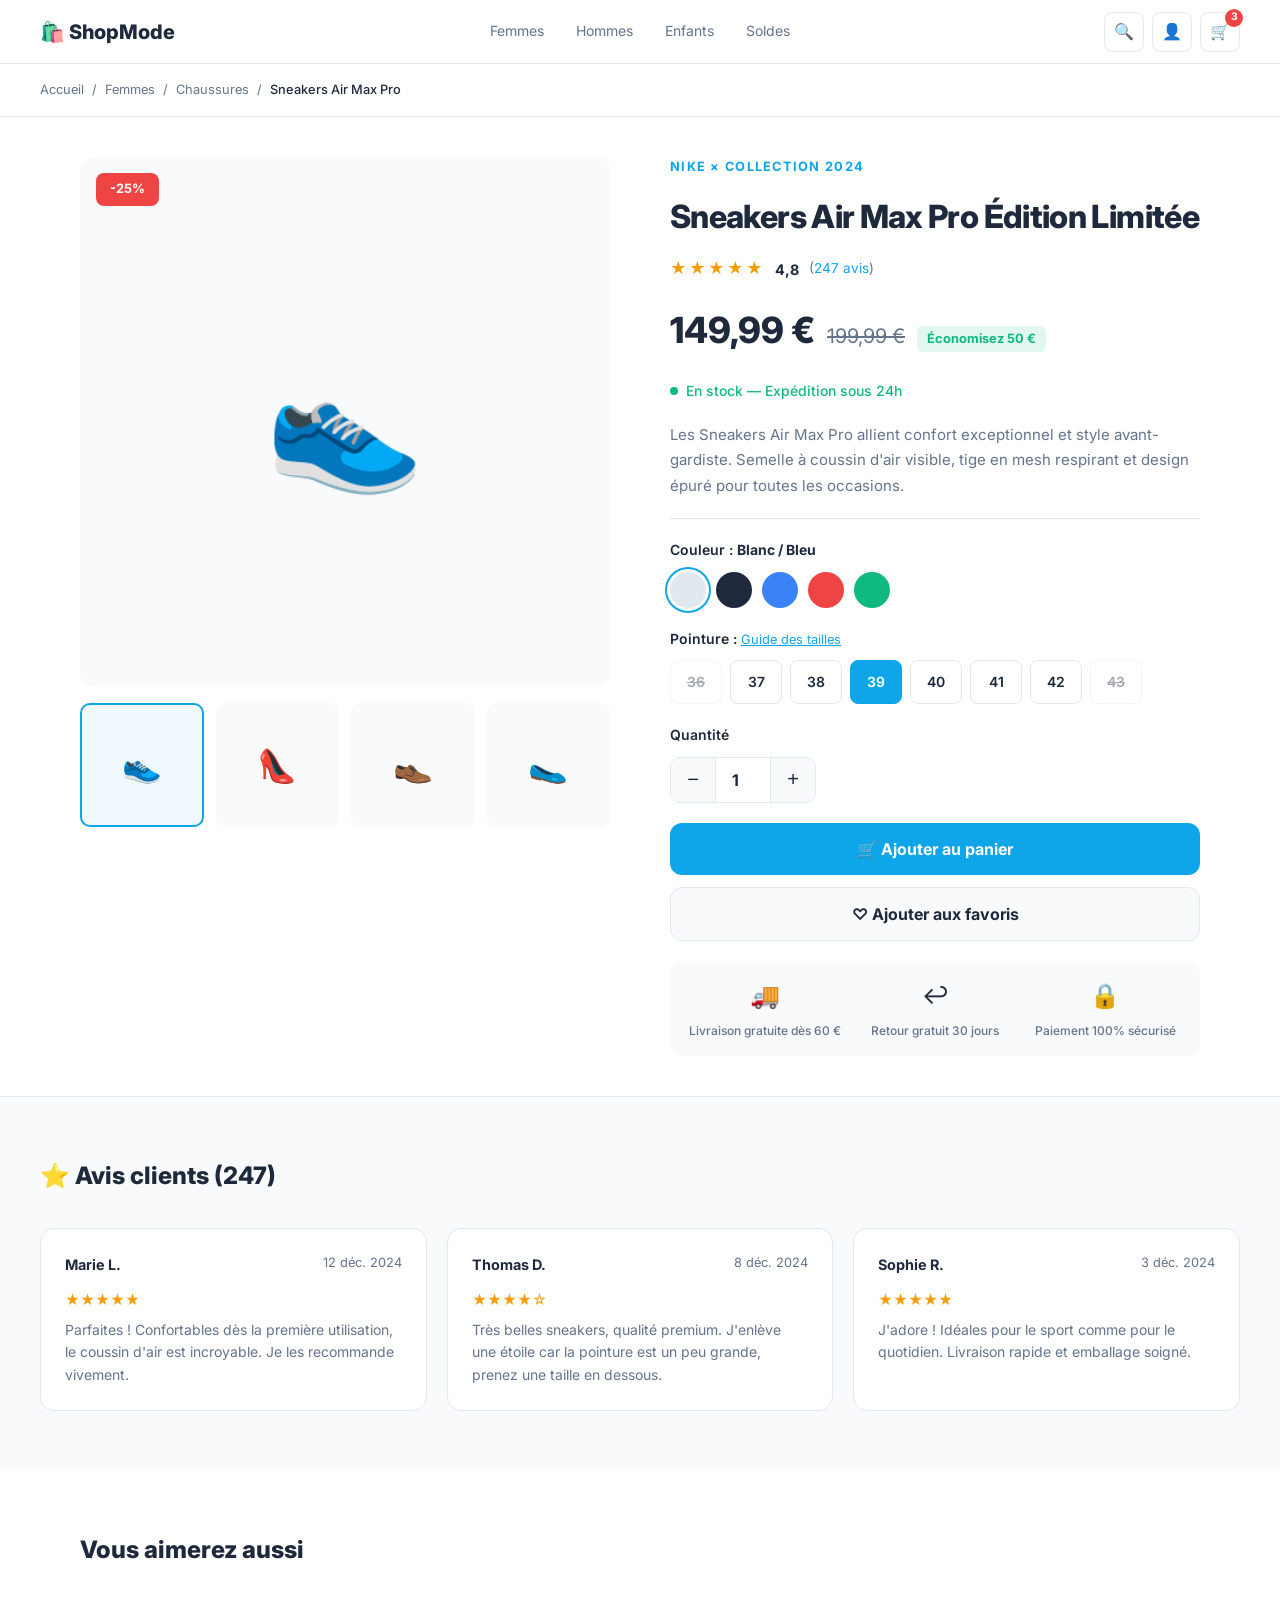
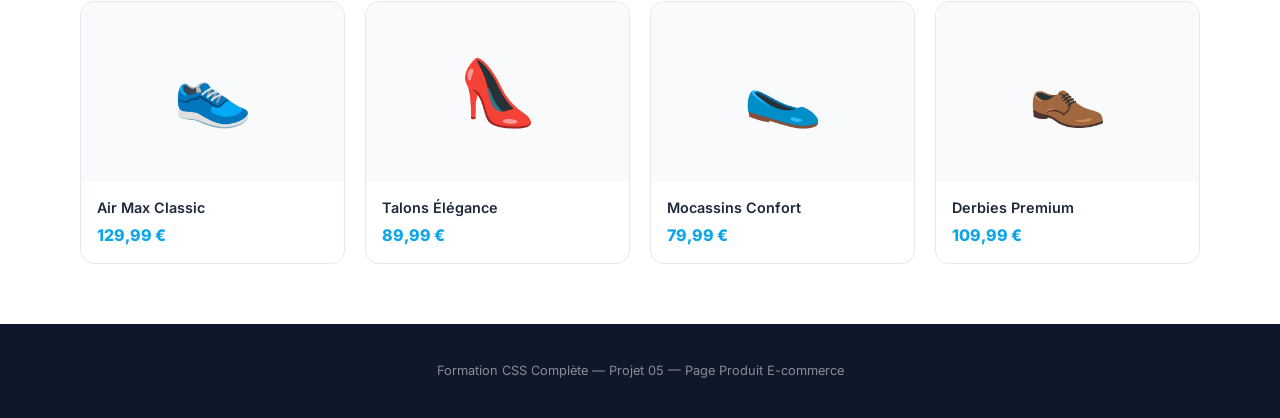
<file: 19-projets/05-ecommerce/index.html>
<!DOCTYPE html>
<html lang="fr">
<head>
  <meta charset="UTF-8">
  <meta name="viewport" content="width=device-width, initial-scale=1.0">
  <title>Projet 05 — Page Produit E-commerce</title>
  <link href="https://fonts.googleapis.com/css2?family=Inter:wght@300;400;500;600;700;800&display=swap" rel="stylesheet">
  <style>
    :root {
      --fond: #ffffff;
      --fond-gris: #f8fafc;
      --texte: #1e293b;
      --texte-doux: #64748b;
      --bordure: #e2e8f0;
      --accent: #0ea5e9;
      --accent-sombre: #0284c7;
      --vert: #10b981;
      --rouge: #ef4444;
      --or: #f59e0b;
      --r: 14px;
      --transition: all 0.2s cubic-bezier(0.4,0,0.2,1);
    }

    *, *::before, *::after { box-sizing: border-box; }
    body {
      font-family: 'Inter', sans-serif;
      background: var(--fond);
      color: var(--texte);
      margin: 0;
      line-height: 1.6;
    }

    /* ─── Navbar ─── */
    .navbar {
      display: flex;
      justify-content: space-between;
      align-items: center;
      padding: 0 40px;
      height: 64px;
      border-bottom: 1px solid var(--bordure);
      position: sticky;
      top: 0;
      background: white;
      z-index: 100;
    }
    .navbar__logo { font-size: 1.25rem; font-weight: 800; color: var(--texte); }
    .navbar__liens { display: flex; gap: 4px; }
    .navbar__lien {
      padding: 8px 14px;
      border-radius: 8px;
      font-size: 0.875rem;
      color: var(--texte-doux);
      transition: var(--transition);
      cursor: pointer;
    }
    .navbar__lien:hover { background: var(--fond-gris); color: var(--texte); }
    .navbar__droite { display: flex; align-items: center; gap: 8px; }
    .navbar__icone {
      width: 40px; height: 40px;
      border-radius: 8px;
      border: 1px solid var(--bordure);
      display: flex;
      align-items: center;
      justify-content: center;
      cursor: pointer;
      position: relative;
      transition: var(--transition);
    }
    .navbar__icone:hover { background: var(--fond-gris); }
    .navbar__badge {
      position: absolute;
      top: -4px; right: -4px;
      background: var(--rouge);
      color: white;
      width: 18px; height: 18px;
      border-radius: 50%;
      font-size: 0.65rem;
      font-weight: 700;
      display: flex;
      align-items: center;
      justify-content: center;
    }

    /* ─── Fil d'Ariane ─── */
    .fil-ariane {
      display: flex;
      align-items: center;
      gap: 8px;
      padding: 16px 40px;
      font-size: 0.8rem;
      color: var(--texte-doux);
      border-bottom: 1px solid var(--bordure);
    }
    .fil-ariane a { color: var(--texte-doux); text-decoration: none; }
    .fil-ariane a:hover { color: var(--accent); }
    .fil-ariane span { color: var(--texte); font-weight: 500; }

    /* ─── Produit principal ─── */
    .produit {
      display: grid;
      grid-template-columns: 1fr 1fr;
      gap: 60px;
      max-width: 1200px;
      margin: 0 auto;
      padding: 40px;
    }

    /* ─── Galerie images ─── */
    .galerie-produit { display: flex; flex-direction: column; gap: 16px; }

    .galerie__principale {
      background: var(--fond-gris);
      border-radius: var(--r);
      aspect-ratio: 1;
      display: flex;
      align-items: center;
      justify-content: center;
      font-size: 8rem;
      position: relative;
      overflow: hidden;
    }

    .galerie__badge-promo {
      position: absolute;
      top: 16px;
      left: 16px;
      background: var(--rouge);
      color: white;
      font-size: 0.8rem;
      font-weight: 700;
      padding: 6px 14px;
      border-radius: 8px;
    }

    .galerie__miniatures {
      display: flex;
      gap: 12px;
    }
    .miniature {
      flex: 1;
      aspect-ratio: 1;
      border-radius: 10px;
      border: 2px solid transparent;
      display: flex;
      align-items: center;
      justify-content: center;
      font-size: 2rem;
      cursor: pointer;
      transition: var(--transition);
      background: var(--fond-gris);
    }
    .miniature:hover, .miniature.actif {
      border-color: var(--accent);
      background: rgba(14,165,233,0.06);
    }

    /* ─── Infos produit ─── */
    .infos-produit { display: flex; flex-direction: column; gap: 20px; }

    .produit__marque {
      font-size: 0.8rem;
      font-weight: 700;
      text-transform: uppercase;
      letter-spacing: 0.1em;
      color: var(--accent);
    }

    .produit__nom {
      font-size: 2rem;
      font-weight: 800;
      line-height: 1.2;
      margin: 0;
      letter-spacing: -0.02em;
    }

    /* Étoiles */
    .evaluation {
      display: flex;
      align-items: center;
      gap: 10px;
    }
    .etoiles { color: var(--or); font-size: 1rem; letter-spacing: 2px; }
    .evaluation__note { font-weight: 700; font-size: 0.9rem; }
    .evaluation__avis { color: var(--texte-doux); font-size: 0.85rem; }
    .evaluation__avis a { color: var(--accent); text-decoration: none; }

    /* Prix */
    .prix {
      display: flex;
      align-items: baseline;
      gap: 12px;
    }
    .prix__actuel {
      font-size: 2.25rem;
      font-weight: 800;
      color: var(--texte);
    }
    .prix__ancien {
      font-size: 1.25rem;
      color: var(--texte-doux);
      text-decoration: line-through;
    }
    .prix__economie {
      background: rgba(16,185,129,0.12);
      color: var(--vert);
      font-size: 0.8rem;
      font-weight: 700;
      padding: 3px 10px;
      border-radius: 6px;
    }

    /* Disponibilité */
    .disponibilite {
      display: flex;
      align-items: center;
      gap: 8px;
      font-size: 0.875rem;
      font-weight: 500;
      color: var(--vert);
    }
    .disponibilite::before {
      content: "";
      width: 8px; height: 8px;
      border-radius: 50%;
      background: var(--vert);
      display: inline-block;
    }

    /* Description */
    .produit__description {
      color: var(--texte-doux);
      font-size: 0.9375rem;
      line-height: 1.7;
      margin: 0;
    }

    /* Séparateur */
    .separateur { height: 1px; background: var(--bordure); }

    /* Couleurs */
    .option-label {
      font-size: 0.875rem;
      font-weight: 600;
      color: var(--texte);
      margin-bottom: 10px;
    }

    .couleurs {
      display: flex;
      gap: 10px;
    }
    .couleur {
      width: 36px; height: 36px;
      border-radius: 50%;
      border: 3px solid transparent;
      cursor: pointer;
      transition: var(--transition);
      outline-offset: 3px;
    }
    .couleur:hover, .couleur.actif {
      outline: 2px solid var(--accent);
    }

    /* Tailles */
    .tailles {
      display: flex;
      gap: 8px;
      flex-wrap: wrap;
    }
    .taille {
      min-width: 52px;
      height: 44px;
      border: 1.5px solid var(--bordure);
      border-radius: 8px;
      display: flex;
      align-items: center;
      justify-content: center;
      font-size: 0.875rem;
      font-weight: 600;
      cursor: pointer;
      transition: var(--transition);
      padding: 0 12px;
    }
    .taille:hover { border-color: var(--accent); color: var(--accent); }
    .taille.actif { border-color: var(--accent); background: var(--accent); color: white; }
    .taille.epuisee {
      opacity: 0.4;
      cursor: not-allowed;
      text-decoration: line-through;
    }

    /* Quantité */
    .quantite-selector {
      display: flex;
      align-items: center;
      gap: 0;
      border: 1.5px solid var(--bordure);
      border-radius: 10px;
      overflow: hidden;
      width: fit-content;
    }
    .quantite__btn {
      width: 44px; height: 44px;
      border: none;
      background: var(--fond-gris);
      font-size: 1.25rem;
      cursor: pointer;
      transition: var(--transition);
      display: flex;
      align-items: center;
      justify-content: center;
      color: var(--texte);
    }
    .quantite__btn:hover { background: var(--bordure); }
    .quantite__valeur {
      width: 56px;
      height: 44px;
      border: none;
      border-left: 1.5px solid var(--bordure);
      border-right: 1.5px solid var(--bordure);
      text-align: center;
      font-size: 1rem;
      font-weight: 700;
      font-family: inherit;
      background: white;
      color: var(--texte);
    }

    /* Boutons d'action */
    .actions {
      display: flex;
      flex-direction: column;
      gap: 12px;
    }

    .btn {
      display: flex;
      align-items: center;
      justify-content: center;
      gap: 8px;
      padding: 16px 24px;
      border-radius: 12px;
      font-size: 1rem;
      font-weight: 700;
      font-family: inherit;
      cursor: pointer;
      border: none;
      transition: var(--transition);
    }
    .btn-panier {
      background: var(--accent);
      color: white;
    }
    .btn-panier:hover {
      background: var(--accent-sombre);
      transform: translateY(-1px);
      box-shadow: 0 8px 20px rgba(14,165,233,0.35);
    }
    .btn-favoris {
      background: var(--fond-gris);
      color: var(--texte);
      border: 1.5px solid var(--bordure);
    }
    .btn-favoris:hover { background: var(--bordure); }

    /* Garanties */
    .garanties {
      display: grid;
      grid-template-columns: repeat(3, 1fr);
      gap: 12px;
      background: var(--fond-gris);
      border-radius: 12px;
      padding: 16px;
    }
    .garantie {
      display: flex;
      flex-direction: column;
      align-items: center;
      text-align: center;
      gap: 6px;
    }
    .garantie__icone { font-size: 1.5rem; }
    .garantie__texte { font-size: 0.75rem; color: var(--texte-doux); font-weight: 500; }

    /* ─── Section avis ─── */
    .section-avis {
      background: var(--fond-gris);
      padding: 60px 40px;
      border-top: 1px solid var(--bordure);
    }
    .avis-grille {
      max-width: 1200px;
      margin: 0 auto;
    }
    .avis-titre {
      font-size: 1.5rem;
      font-weight: 800;
      margin: 0 0 32px;
    }
    .avis-liste {
      display: grid;
      grid-template-columns: repeat(3, 1fr);
      gap: 20px;
    }
    .avis-carte {
      background: white;
      border-radius: 14px;
      padding: 24px;
      border: 1px solid var(--bordure);
    }
    .avis__entete {
      display: flex;
      justify-content: space-between;
      align-items: flex-start;
      margin-bottom: 12px;
    }
    .avis__auteur { font-weight: 700; font-size: 0.9rem; }
    .avis__date { font-size: 0.8rem; color: var(--texte-doux); }
    .avis__etoiles { color: var(--or); font-size: 0.9rem; margin-bottom: 8px; }
    .avis__texte { font-size: 0.875rem; color: var(--texte-doux); line-height: 1.6; margin: 0; }

    /* ─── Produits similaires ─── */
    .produits-similaires {
      padding: 60px 40px;
      max-width: 1200px;
      margin: 0 auto;
    }
    .similaires-titre {
      font-size: 1.5rem;
      font-weight: 800;
      margin: 0 0 32px;
    }
    .similaires-grille {
      display: grid;
      grid-template-columns: repeat(4, 1fr);
      gap: 20px;
    }
    .produit-mini {
      border: 1px solid var(--bordure);
      border-radius: 14px;
      overflow: hidden;
      transition: var(--transition);
      cursor: pointer;
    }
    .produit-mini:hover {
      transform: translateY(-4px);
      box-shadow: 0 10px 25px rgba(0,0,0,0.08);
    }
    .produit-mini__image {
      background: var(--fond-gris);
      height: 180px;
      display: flex;
      align-items: center;
      justify-content: center;
      font-size: 4rem;
    }
    .produit-mini__infos { padding: 14px 16px; }
    .produit-mini__nom { font-size: 0.9rem; font-weight: 600; margin: 0 0 4px; }
    .produit-mini__prix { font-size: 1rem; font-weight: 800; color: var(--accent); }

    /* ─── Footer ─── */
    footer {
      background: #0f172a;
      color: rgba(255,255,255,0.5);
      text-align: center;
      padding: 24px;
      font-size: 0.8rem;
    }

    /* ─── Responsive ─── */
    @media (max-width: 1024px) {
      .similaires-grille { grid-template-columns: repeat(2, 1fr); }
    }
    @media (max-width: 768px) {
      .produit { grid-template-columns: 1fr; gap: 32px; padding: 24px; }
      .avis-liste { grid-template-columns: 1fr; }
      .fil-ariane, .navbar { padding: 0 20px; }
      .section-avis, .produits-similaires { padding: 40px 20px; }
    }
    @media (max-width: 480px) {
      .similaires-grille { grid-template-columns: 1fr; }
    }

    @media (prefers-reduced-motion: reduce) {
      * { transition: none !important; }
    }
  </style>
</head>
<body>

  <!-- Navbar -->
  <nav class="navbar">
    <div class="navbar__logo">🛍️ ShopMode</div>
    <div class="navbar__liens">
      <span class="navbar__lien">Femmes</span>
      <span class="navbar__lien">Hommes</span>
      <span class="navbar__lien">Enfants</span>
      <span class="navbar__lien">Soldes</span>
    </div>
    <div class="navbar__droite">
      <div class="navbar__icone">🔍</div>
      <div class="navbar__icone">👤</div>
      <div class="navbar__icone">
        🛒
        <span class="navbar__badge">3</span>
      </div>
    </div>
  </nav>

  <!-- Fil d'Ariane -->
  <nav class="fil-ariane">
    <a href="#">Accueil</a> /
    <a href="#">Femmes</a> /
    <a href="#">Chaussures</a> /
    <span>Sneakers Air Max Pro</span>
  </nav>

  <!-- Produit -->
  <section class="produit">

    <!-- Galerie -->
    <div class="galerie-produit">
      <div class="galerie__principale">
        <span class="galerie__badge-promo">-25%</span>
        👟
      </div>
      <div class="galerie__miniatures">
        <div class="miniature actif">👟</div>
        <div class="miniature">👠</div>
        <div class="miniature">👞</div>
        <div class="miniature">🥿</div>
      </div>
    </div>

    <!-- Infos -->
    <div class="infos-produit">

      <div class="produit__marque">Nike × Collection 2024</div>
      <h1 class="produit__nom">Sneakers Air Max Pro Édition Limitée</h1>

      <div class="evaluation">
        <span class="etoiles">★★★★★</span>
        <span class="evaluation__note">4,8</span>
        <span class="evaluation__avis">(<a href="#">247 avis</a>)</span>
      </div>

      <div class="prix">
        <span class="prix__actuel">149,99 €</span>
        <span class="prix__ancien">199,99 €</span>
        <span class="prix__economie">Économisez 50 €</span>
      </div>

      <div class="disponibilite">En stock — Expédition sous 24h</div>

      <p class="produit__description">
        Les Sneakers Air Max Pro allient confort exceptionnel et style avant-gardiste.
        Semelle à coussin d'air visible, tige en mesh respirant et design épuré pour
        toutes les occasions.
      </p>

      <div class="separateur"></div>

      <!-- Couleurs -->
      <div>
        <div class="option-label">Couleur : <strong>Blanc / Bleu</strong></div>
        <div class="couleurs">
          <div class="couleur actif" style="background:#e2e8f0; border-color:#e2e8f0;" title="Blanc"></div>
          <div class="couleur" style="background:#1e293b;" title="Noir"></div>
          <div class="couleur" style="background:#3b82f6;" title="Bleu"></div>
          <div class="couleur" style="background:#ef4444;" title="Rouge"></div>
          <div class="couleur" style="background:#10b981;" title="Vert"></div>
        </div>
      </div>

      <!-- Tailles -->
      <div>
        <div class="option-label">Pointure : <a href="#" style="color:var(--accent);font-size:0.8rem;font-weight:400;">Guide des tailles</a></div>
        <div class="tailles">
          <div class="taille epuisee">36</div>
          <div class="taille">37</div>
          <div class="taille">38</div>
          <div class="taille actif">39</div>
          <div class="taille">40</div>
          <div class="taille">41</div>
          <div class="taille">42</div>
          <div class="taille epuisee">43</div>
        </div>
      </div>

      <!-- Quantité -->
      <div>
        <div class="option-label">Quantité</div>
        <div class="quantite-selector">
          <button class="quantite__btn" onclick="this.nextElementSibling.value = Math.max(1, +this.nextElementSibling.value - 1)">−</button>
          <input class="quantite__valeur" type="number" value="1" min="1" max="10">
          <button class="quantite__btn" onclick="this.previousElementSibling.value = Math.min(10, +this.previousElementSibling.value + 1)">+</button>
        </div>
      </div>

      <!-- Actions -->
      <div class="actions">
        <button class="btn btn-panier">🛒 Ajouter au panier</button>
        <button class="btn btn-favoris">♡ Ajouter aux favoris</button>
      </div>

      <!-- Garanties -->
      <div class="garanties">
        <div class="garantie">
          <span class="garantie__icone">🚚</span>
          <span class="garantie__texte">Livraison gratuite dès 60 €</span>
        </div>
        <div class="garantie">
          <span class="garantie__icone">↩️</span>
          <span class="garantie__texte">Retour gratuit 30 jours</span>
        </div>
        <div class="garantie">
          <span class="garantie__icone">🔒</span>
          <span class="garantie__texte">Paiement 100% sécurisé</span>
        </div>
      </div>

    </div>
  </section>

  <!-- Avis clients -->
  <section class="section-avis">
    <div class="avis-grille">
      <h2 class="avis-titre">⭐ Avis clients (247)</h2>
      <div class="avis-liste">
        <div class="avis-carte">
          <div class="avis__entete">
            <span class="avis__auteur">Marie L.</span>
            <span class="avis__date">12 déc. 2024</span>
          </div>
          <div class="avis__etoiles">★★★★★</div>
          <p class="avis__texte">Parfaites ! Confortables dès la première utilisation, le coussin d'air est incroyable. Je les recommande vivement.</p>
        </div>
        <div class="avis-carte">
          <div class="avis__entete">
            <span class="avis__auteur">Thomas D.</span>
            <span class="avis__date">8 déc. 2024</span>
          </div>
          <div class="avis__etoiles">★★★★☆</div>
          <p class="avis__texte">Très belles sneakers, qualité premium. J'enlève une étoile car la pointure est un peu grande, prenez une taille en dessous.</p>
        </div>
        <div class="avis-carte">
          <div class="avis__entete">
            <span class="avis__auteur">Sophie R.</span>
            <span class="avis__date">3 déc. 2024</span>
          </div>
          <div class="avis__etoiles">★★★★★</div>
          <p class="avis__texte">J'adore ! Idéales pour le sport comme pour le quotidien. Livraison rapide et emballage soigné.</p>
        </div>
      </div>
    </div>
  </section>

  <!-- Produits similaires -->
  <section class="produits-similaires">
    <h2 class="similaires-titre">Vous aimerez aussi</h2>
    <div class="similaires-grille">
      <div class="produit-mini">
        <div class="produit-mini__image">👟</div>
        <div class="produit-mini__infos">
          <div class="produit-mini__nom">Air Max Classic</div>
          <div class="produit-mini__prix">129,99 €</div>
        </div>
      </div>
      <div class="produit-mini">
        <div class="produit-mini__image">👠</div>
        <div class="produit-mini__infos">
          <div class="produit-mini__nom">Talons Élégance</div>
          <div class="produit-mini__prix">89,99 €</div>
        </div>
      </div>
      <div class="produit-mini">
        <div class="produit-mini__image">🥿</div>
        <div class="produit-mini__infos">
          <div class="produit-mini__nom">Mocassins Confort</div>
          <div class="produit-mini__prix">79,99 €</div>
        </div>
      </div>
      <div class="produit-mini">
        <div class="produit-mini__image">👞</div>
        <div class="produit-mini__infos">
          <div class="produit-mini__nom">Derbies Premium</div>
          <div class="produit-mini__prix">109,99 €</div>
        </div>
      </div>
    </div>
  </section>

  <footer>
    <p>Formation CSS Complète — Projet 05 — Page Produit E-commerce</p>
  </footer>

  <script>
    // Sélection des miniatures
    document.querySelectorAll('.miniature').forEach(m => {
      m.addEventListener('click', () => {
        document.querySelectorAll('.miniature').forEach(x => x.classList.remove('actif'));
        m.classList.add('actif');
      });
    });

    // Sélection des couleurs
    document.querySelectorAll('.couleur').forEach(c => {
      c.addEventListener('click', () => {
        document.querySelectorAll('.couleur').forEach(x => x.classList.remove('actif'));
        c.classList.add('actif');
      });
    });

    // Sélection des tailles
    document.querySelectorAll('.taille:not(.epuisee)').forEach(t => {
      t.addEventListener('click', () => {
        document.querySelectorAll('.taille').forEach(x => x.classList.remove('actif'));
        t.classList.add('actif');
      });
    });
  </script>

</body>
</html>
</file>
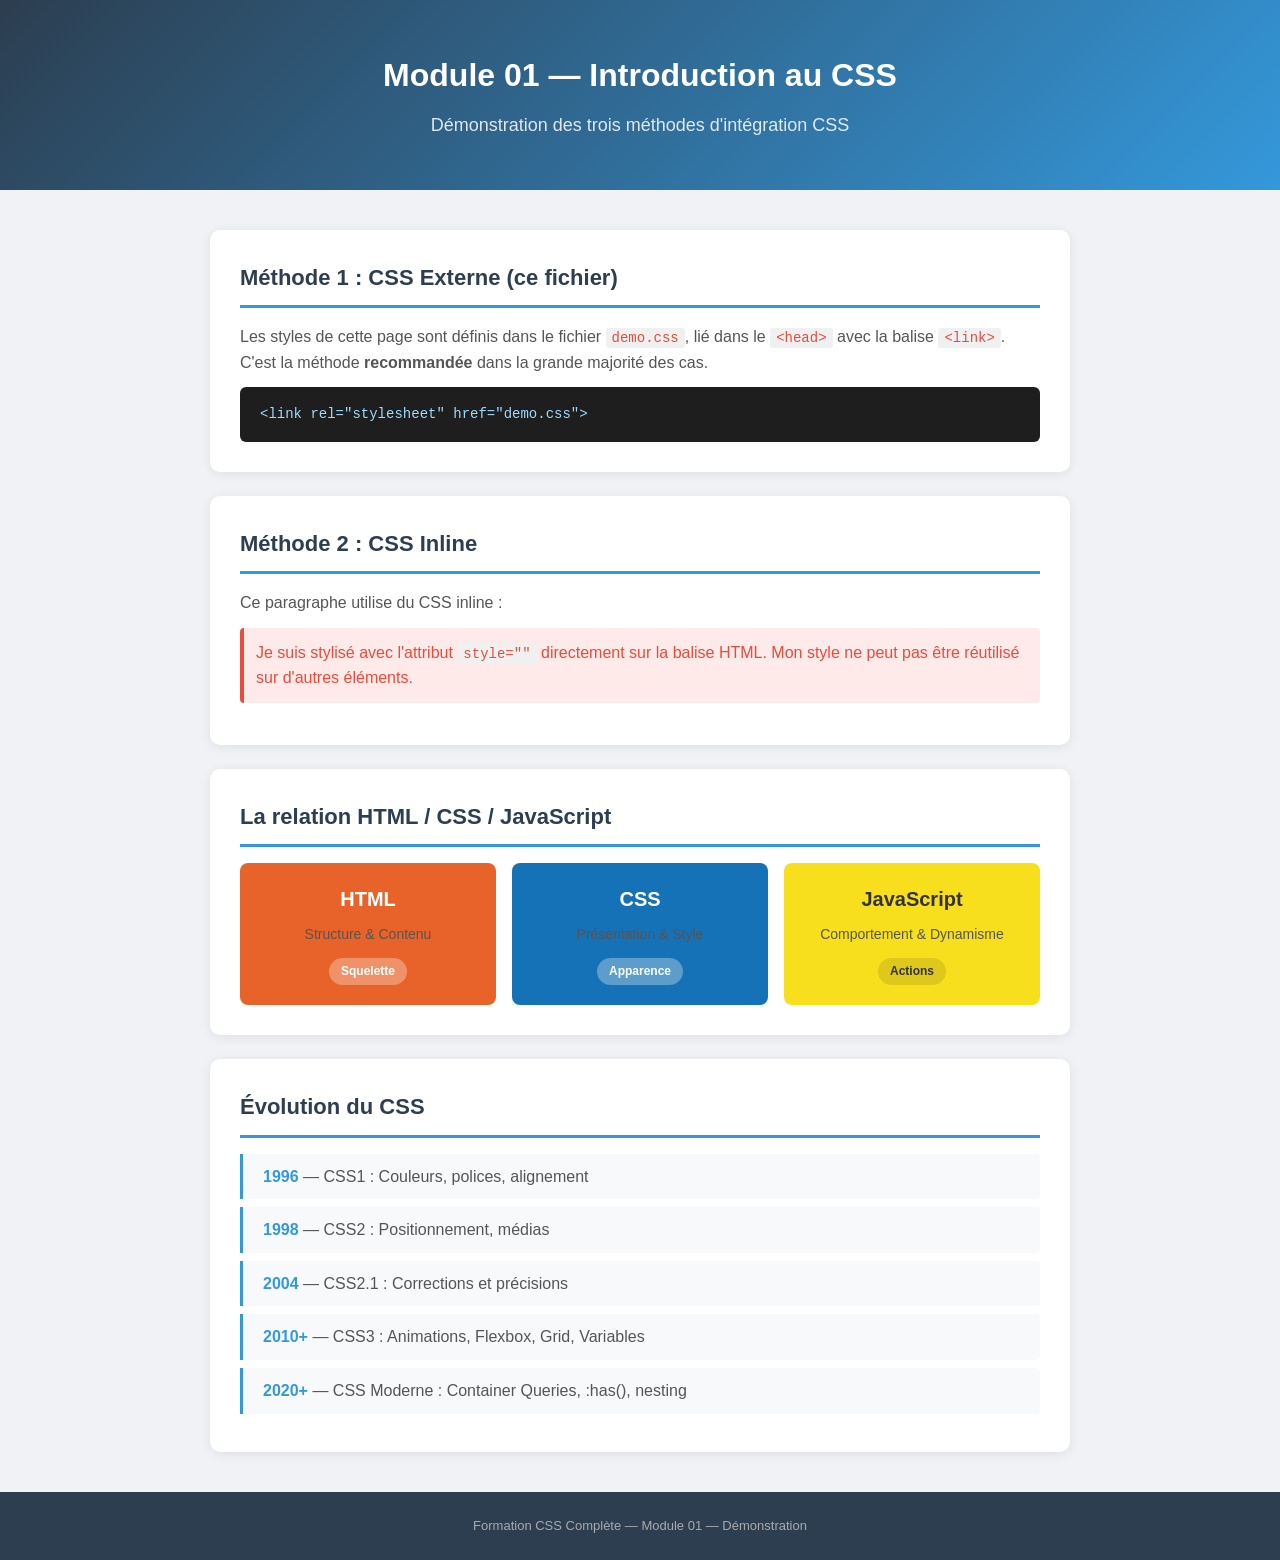
<file: 01-introduction/demo.html>
<!DOCTYPE html>
<html lang="fr">
<head>
  <meta charset="UTF-8">
  <meta name="viewport" content="width=device-width, initial-scale=1.0">
  <title>Module 01 — Démonstration CSS</title>
  <link rel="stylesheet" href="demo.css">
</head>
<body>

  <header>
    <h1>Module 01 — Introduction au CSS</h1>
    <p>Démonstration des trois méthodes d'intégration CSS</p>
  </header>

  <main>

    <section class="methode">
      <h2>Méthode 1 : CSS Externe (ce fichier)</h2>
      <p>
        Les styles de cette page sont définis dans le fichier <code>demo.css</code>,
        lié dans le <code>&lt;head&gt;</code> avec la balise <code>&lt;link&gt;</code>.
        C'est la méthode <strong>recommandée</strong> dans la grande majorité des cas.
      </p>
      <div class="code-block">
        <code>&lt;link rel="stylesheet" href="demo.css"&gt;</code>
      </div>
    </section>

    <section class="methode">
      <h2>Méthode 2 : CSS Inline</h2>
      <p>Ce paragraphe utilise du CSS inline :</p>
      <!-- Exemple de CSS inline -->
      <p style="color: #e74c3c; background-color: #ffeaea; padding: 12px; border-left: 4px solid #e74c3c; border-radius: 4px;">
        Je suis stylisé avec l'attribut <code>style=""</code> directement sur la balise HTML.
        Mon style ne peut pas être réutilisé sur d'autres éléments.
      </p>
    </section>

    <section class="methode">
      <h2>La relation HTML / CSS / JavaScript</h2>
      <div class="trio">
        <div class="carte html">
          <h3>HTML</h3>
          <p>Structure &amp; Contenu</p>
          <span class="badge">Squelette</span>
        </div>
        <div class="carte css">
          <h3>CSS</h3>
          <p>Présentation &amp; Style</p>
          <span class="badge">Apparence</span>
        </div>
        <div class="carte js">
          <h3>JavaScript</h3>
          <p>Comportement &amp; Dynamisme</p>
          <span class="badge">Actions</span>
        </div>
      </div>
    </section>

    <section class="methode">
      <h2>Évolution du CSS</h2>
      <ul class="timeline">
        <li><strong>1996</strong> — CSS1 : Couleurs, polices, alignement</li>
        <li><strong>1998</strong> — CSS2 : Positionnement, médias</li>
        <li><strong>2004</strong> — CSS2.1 : Corrections et précisions</li>
        <li><strong>2010+</strong> — CSS3 : Animations, Flexbox, Grid, Variables</li>
        <li><strong>2020+</strong> — CSS Moderne : Container Queries, :has(), nesting</li>
      </ul>
    </section>

  </main>

  <footer>
    <p>Formation CSS Complète — Module 01 — Démonstration</p>
  </footer>

</body>
</html>
</file>
<file: 19-projets/01-page-complete/styles.css>
/* ===================================================
   PROJET 01 — Page Web d'agence complète
   Auteur : Formation CSS Complète
   Description : Site vitrine d'une agence web
   Techniques : Variables CSS, Flexbox, Grid, BEM,
                Animations, Responsive
   =================================================== */

/* ─── 1. Variables CSS ─── */
:root {
  /* Couleurs */
  --bleu:          #3b82f6;
  --bleu-sombre:   #1d4ed8;
  --bleu-clair:    #eff6ff;
  --violet:        #7c3aed;
  --vert:          #10b981;
  --orange:        #f59e0b;
  --rouge:         #ef4444;

  --fond:          #ffffff;
  --fond-gris:     #f8fafc;
  --fond-sombre:   #0f172a;
  --texte:         #1e293b;
  --texte-doux:    #64748b;
  --bordure:       #e2e8f0;

  /* Typographie */
  --police-sans:   'Inter', 'Segoe UI', Arial, sans-serif;
  --police-serif:  'Playfair Display', Georgia, serif;

  /* Espacements */
  --s1: 4px;   --s2: 8px;   --s3: 12px;
  --s4: 16px;  --s5: 20px;  --s6: 24px;
  --s8: 32px;  --s10: 40px; --s12: 48px;
  --s16: 64px; --s20: 80px; --s24: 96px;

  /* Autres */
  --rayon-sm:    6px;
  --rayon-md:    10px;
  --rayon-lg:    16px;
  --rayon-xl:    24px;
  --ombre-sm:    0 1px 3px rgba(0,0,0,0.1), 0 1px 2px rgba(0,0,0,0.06);
  --ombre-md:    0 4px 6px rgba(0,0,0,0.07), 0 2px 4px rgba(0,0,0,0.06);
  --ombre-lg:    0 10px 15px rgba(0,0,0,0.07), 0 4px 6px rgba(0,0,0,0.05);
  --ombre-xl:    0 20px 25px rgba(0,0,0,0.1), 0 10px 10px rgba(0,0,0,0.04);
  --transition:  all 0.2s cubic-bezier(0.4, 0, 0.2, 1);
}

/* ─── 2. Reset & Base ─── */
*, *::before, *::after { box-sizing: border-box; }

html {
  scroll-behavior: smooth;
  font-size: 16px;
}

body {
  font-family: var(--police-sans);
  color: var(--texte);
  background-color: var(--fond);
  margin: 0;
  padding: 0;
  line-height: 1.6;
  -webkit-font-smoothing: antialiased;
}

img { max-width: 100%; height: auto; display: block; }
a { text-decoration: none; }
ul { list-style: none; margin: 0; padding: 0; }

/* ─── 3. Utilitaires ─── */
.conteneur {
  width: 100%;
  max-width: 1200px;
  margin: 0 auto;
  padding: 0 var(--s6);
}

/* ─── 4. Composants — Boutons ─── */
.bouton {
  display: inline-flex;
  align-items: center;
  gap: var(--s2);
  padding: var(--s3) var(--s6);
  border-radius: var(--rayon-md);
  font-size: 0.9375rem;
  font-weight: 600;
  font-family: inherit;
  cursor: pointer;
  border: 2px solid transparent;
  transition: var(--transition);
  white-space: nowrap;
}

.bouton--principal {
  background-color: var(--bleu);
  color: white;
}
.bouton--principal:hover {
  background-color: var(--bleu-sombre);
  transform: translateY(-2px);
  box-shadow: 0 8px 20px rgba(59,130,246,0.35);
}

.bouton--fantome {
  background-color: transparent;
  color: white;
  border-color: rgba(255,255,255,0.4);
}
.bouton--fantome:hover {
  background-color: rgba(255,255,255,0.15);
  border-color: rgba(255,255,255,0.7);
}

.bouton--large {
  padding: var(--s4) var(--s8);
  font-size: 1rem;
  width: 100%;
  justify-content: center;
}

/* ─── 5. Header & Navigation ─── */
.header {
  position: fixed;
  top: 0;
  left: 0;
  right: 0;
  z-index: 100;
  background: rgba(15, 23, 42, 0.95);
  backdrop-filter: blur(12px);
  border-bottom: 1px solid rgba(255,255,255,0.08);
}

.nav {
  display: flex;
  justify-content: space-between;
  align-items: center;
  height: 68px;
  max-width: 1200px;
  margin: 0 auto;
  padding: 0 var(--s6);
}

.nav__logo {
  font-size: 1.375rem;
  font-weight: 800;
  color: white;
  letter-spacing: -0.5px;
  background: linear-gradient(135deg, #60a5fa, #a78bfa);
  -webkit-background-clip: text;
  -webkit-text-fill-color: transparent;
  background-clip: text;
}

.nav__liste {
  display: flex;
  align-items: center;
  gap: var(--s1);
}

.nav__lien {
  color: rgba(255,255,255,0.75);
  padding: var(--s2) var(--s3);
  border-radius: var(--rayon-sm);
  font-size: 0.9rem;
  font-weight: 500;
  transition: var(--transition);
}
.nav__lien:hover,
.nav__lien--actif {
  color: white;
  background: rgba(255,255,255,0.1);
}

.nav__lien--cta {
  background: var(--bleu);
  color: white;
  padding: var(--s2) var(--s4);
}
.nav__lien--cta:hover {
  background: var(--bleu-sombre);
  color: white;
}

/* ─── 6. Hero ─── */
.hero {
  display: grid;
  grid-template-columns: 1fr 1fr;
  align-items: center;
  gap: var(--s16);
  min-height: 100vh;
  padding: calc(68px + var(--s16)) var(--s6) var(--s16);
  max-width: 1200px;
  margin: 0 auto;
}

.hero__etiquette {
  display: inline-flex;
  align-items: center;
  gap: var(--s2);
  font-size: 0.8rem;
  font-weight: 700;
  text-transform: uppercase;
  letter-spacing: 0.1em;
  color: var(--bleu);
  background: var(--bleu-clair);
  padding: var(--s1) var(--s3);
  border-radius: var(--rayon-xl);
  margin-bottom: var(--s4);
}

.hero__titre {
  font-family: var(--police-serif);
  font-size: clamp(2.5rem, 4vw, 4rem);
  font-weight: 700;
  color: var(--texte);
  line-height: 1.1;
  letter-spacing: -0.02em;
  margin: 0 0 var(--s5) 0;
}

.hero__titre em {
  font-style: normal;
  background: linear-gradient(135deg, #3b82f6, #7c3aed);
  -webkit-background-clip: text;
  -webkit-text-fill-color: transparent;
  background-clip: text;
}

.hero__description {
  font-size: 1.125rem;
  color: var(--texte-doux);
  line-height: 1.7;
  max-width: 480px;
  margin: 0 0 var(--s8) 0;
}

.hero__actions {
  display: flex;
  gap: var(--s3);
  flex-wrap: wrap;
  margin-bottom: var(--s10);
}

.hero__actions .bouton--principal {
  color: white;
}

.hero__actions .bouton--fantome {
  color: var(--texte);
  border-color: var(--bordure);
}
.hero__actions .bouton--fantome:hover {
  background: var(--fond-gris);
  border-color: var(--bleu);
  color: var(--bleu);
}

.hero__stats {
  display: flex;
  gap: var(--s8);
}

.stat__chiffre {
  display: block;
  font-size: 1.875rem;
  font-weight: 800;
  color: var(--texte);
  line-height: 1;
}

.stat__label {
  display: block;
  font-size: 0.8rem;
  color: var(--texte-doux);
  margin-top: var(--s1);
}

/* Visuel Hero */
.hero__visuel {
  display: flex;
  justify-content: center;
  align-items: center;
}

.hero__image-placeholder {
  position: relative;
  width: 420px;
  height: 420px;
  border-radius: var(--rayon-xl);
  background: linear-gradient(135deg, #eff6ff, #f5f3ff);
  overflow: visible;
}

.forme {
  position: absolute;
  border-radius: 50%;
}
.forme--1 {
  width: 280px; height: 280px;
  background: linear-gradient(135deg, rgba(59,130,246,0.15), rgba(124,58,237,0.15));
  top: 50%; left: 50%;
  transform: translate(-50%, -50%);
}
.forme--2 {
  width: 180px; height: 180px;
  background: linear-gradient(135deg, rgba(59,130,246,0.25), rgba(124,58,237,0.25));
  top: 50%; left: 50%;
  transform: translate(-50%, -50%);
}
.forme--3 {
  width: 100px; height: 100px;
  background: linear-gradient(135deg, #3b82f6, #7c3aed);
  top: 50%; left: 50%;
  transform: translate(-50%, -50%);
  box-shadow: 0 20px 40px rgba(59,130,246,0.4);
}

.carte-flottante {
  position: absolute;
  bottom: -20px;
  right: -20px;
  background: white;
  padding: var(--s3) var(--s4);
  border-radius: var(--rayon-lg);
  box-shadow: var(--ombre-xl);
  display: flex;
  align-items: center;
  gap: var(--s2);
  font-weight: 600;
  font-size: 0.9rem;
  animation: flottement 3s ease-in-out infinite;
}

@keyframes flottement {
  0%, 100% { transform: translateY(0); }
  50%       { transform: translateY(-8px); }
}

.carte-flottante__icone { font-size: 1.25rem; }

/* ─── 7. Sections ─── */
.section {
  padding: var(--s20) 0;
}
.section--gris { background-color: var(--fond-gris); }
.section--sombre { background-color: var(--fond-sombre); }

.section__entete {
  text-align: center;
  margin-bottom: var(--s12);
}

.section__etiquette {
  display: inline-block;
  font-size: 0.8rem;
  font-weight: 700;
  text-transform: uppercase;
  letter-spacing: 0.1em;
  color: var(--bleu);
  margin-bottom: var(--s3);
}
.section__etiquette--clair { color: rgba(255,255,255,0.6); }

.section__titre {
  font-family: var(--police-serif);
  font-size: clamp(1.75rem, 3vw, 2.5rem);
  font-weight: 700;
  color: var(--texte);
  margin: 0 0 var(--s4) 0;
  letter-spacing: -0.02em;
}
.section__titre--clair { color: white; }

.section__sous-titre {
  font-size: 1.125rem;
  color: var(--texte-doux);
  max-width: 540px;
  margin: 0 auto;
  line-height: 1.7;
}

/* ─── 8. Services ─── */
.services__grille {
  display: grid;
  grid-template-columns: repeat(3, 1fr);
  gap: var(--s6);
}

.service-carte {
  position: relative;
  background: white;
  border: 1px solid var(--bordure);
  border-radius: var(--rayon-xl);
  padding: var(--s8);
  transition: var(--transition);
}
.service-carte:hover {
  transform: translateY(-6px);
  box-shadow: var(--ombre-xl);
  border-color: var(--bleu);
}

.service-carte--vedette {
  background: linear-gradient(135deg, #1e293b, #0f172a);
  border-color: transparent;
  color: white;
}
.service-carte--vedette h3, .service-carte--vedette li {
  color: white;
}
.service-carte--vedette p {
  color: rgba(255,255,255,0.7);
}

.service-carte__badge {
  position: absolute;
  top: var(--s4);
  right: var(--s4);
  background: linear-gradient(135deg, #f59e0b, #ef4444);
  color: white;
  font-size: 0.7rem;
  font-weight: 700;
  padding: var(--s1) var(--s3);
  border-radius: var(--rayon-xl);
  text-transform: uppercase;
  letter-spacing: 0.05em;
}

.service-carte__icone {
  font-size: 2.5rem;
  margin-bottom: var(--s4);
  display: block;
}

.service-carte__titre {
  font-size: 1.25rem;
  font-weight: 700;
  color: var(--texte);
  margin: 0 0 var(--s3) 0;
}

.service-carte__description {
  color: var(--texte-doux);
  line-height: 1.6;
  margin: 0 0 var(--s5) 0;
  font-size: 0.9375rem;
}

.service-carte__liste {
  display: flex;
  flex-direction: column;
  gap: var(--s2);
}
.service-carte__liste li {
  font-size: 0.875rem;
  color: var(--texte-doux);
  padding-left: var(--s4);
  position: relative;
}
.service-carte__liste li::before {
  content: "✓";
  position: absolute;
  left: 0;
  color: var(--vert);
  font-weight: 700;
}
.service-carte--vedette .service-carte__liste li {
  color: rgba(255,255,255,0.7);
}
.service-carte--vedette .service-carte__liste li::before {
  color: #34d399;
}

/* ─── 9. Portfolio ─── */
.portfolio__grille {
  display: grid;
  grid-template-columns: 1fr 1fr;
  grid-template-rows: auto auto;
  gap: var(--s6);
}

.projet-carte {
  background: white;
  border-radius: var(--rayon-xl);
  overflow: hidden;
  box-shadow: var(--ombre-sm);
  border: 1px solid var(--bordure);
  transition: var(--transition);
}
.projet-carte:hover {
  transform: translateY(-4px);
  box-shadow: var(--ombre-xl);
}

.projet-carte--grand {
  grid-column: 1;
  grid-row: 1 / 3;
}

.projet-carte__image {
  display: flex;
  align-items: center;
  justify-content: center;
  height: 200px;
}
.projet-carte--grand .projet-carte__image { height: 300px; }

.projet-carte__emoji { font-size: 4rem; }

.projet-carte__corps { padding: var(--s5) var(--s6); }

.projet-carte__categorie {
  font-size: 0.75rem;
  font-weight: 700;
  text-transform: uppercase;
  letter-spacing: 0.08em;
  color: var(--bleu);
  background: var(--bleu-clair);
  padding: var(--s1) var(--s3);
  border-radius: var(--rayon-xl);
  display: inline-block;
  margin-bottom: var(--s3);
}

.projet-carte__titre {
  font-size: 1.125rem;
  font-weight: 700;
  color: var(--texte);
  margin: 0 0 var(--s2) 0;
}

.projet-carte__description {
  font-size: 0.875rem;
  color: var(--texte-doux);
  margin: 0 0 var(--s4) 0;
  line-height: 1.6;
}

.projet-carte__lien {
  font-size: 0.875rem;
  font-weight: 600;
  color: var(--bleu);
  transition: var(--transition);
}
.projet-carte__lien:hover { color: var(--bleu-sombre); }

/* ─── 10. Équipe ─── */
.equipe__grille {
  display: grid;
  grid-template-columns: repeat(4, 1fr);
  gap: var(--s6);
}

.membre {
  text-align: center;
  padding: var(--s6);
  border-radius: var(--rayon-xl);
  border: 1px solid var(--bordure);
  transition: var(--transition);
}
.membre:hover {
  box-shadow: var(--ombre-lg);
  transform: translateY(-4px);
}

.membre__avatar {
  width: 72px;
  height: 72px;
  border-radius: 50%;
  display: flex;
  align-items: center;
  justify-content: center;
  font-size: 1.375rem;
  font-weight: 800;
  color: white;
  margin: 0 auto var(--s4);
}
.membre__avatar--bleu   { background: linear-gradient(135deg, #3b82f6, #1d4ed8); }
.membre__avatar--violet { background: linear-gradient(135deg, #7c3aed, #4f46e5); }
.membre__avatar--vert   { background: linear-gradient(135deg, #10b981, #059669); }
.membre__avatar--orange { background: linear-gradient(135deg, #f59e0b, #d97706); }

.membre__nom {
  font-size: 1rem;
  font-weight: 700;
  color: var(--texte);
  margin: 0 0 var(--s1) 0;
}
.membre__role {
  font-size: 0.8rem;
  font-weight: 600;
  color: var(--bleu);
  text-transform: uppercase;
  letter-spacing: 0.05em;
  margin: 0 0 var(--s3) 0;
}
.membre__bio {
  font-size: 0.875rem;
  color: var(--texte-doux);
  margin: 0;
  line-height: 1.5;
}

/* ─── 11. Contact ─── */
.contact__grille {
  display: grid;
  grid-template-columns: 1fr 1fr;
  gap: var(--s12);
  align-items: start;
}

.contact__description {
  color: rgba(255,255,255,0.7);
  font-size: 1rem;
  line-height: 1.7;
  margin: var(--s4) 0 var(--s6) 0;
}

.contact__coordonnees {
  display: flex;
  flex-direction: column;
  gap: var(--s3);
}
.contact__coordonnees p {
  color: rgba(255,255,255,0.6);
  font-size: 0.9rem;
  margin: 0;
}

.formulaire-contact {
  background: rgba(255,255,255,0.05);
  border: 1px solid rgba(255,255,255,0.1);
  border-radius: var(--rayon-xl);
  padding: var(--s8);
  display: flex;
  flex-direction: column;
  gap: var(--s5);
}

.formulaire__groupe {
  display: flex;
  flex-direction: column;
  gap: var(--s2);
}

.formulaire__label {
  color: rgba(255,255,255,0.8);
  font-size: 0.875rem;
  font-weight: 500;
}

.formulaire__input {
  background: rgba(255,255,255,0.08);
  border: 1px solid rgba(255,255,255,0.15);
  border-radius: var(--rayon-md);
  padding: var(--s3) var(--s4);
  color: white;
  font-size: 0.9375rem;
  font-family: inherit;
  transition: var(--transition);
  outline: none;
}
.formulaire__input::placeholder { color: rgba(255,255,255,0.3); }
.formulaire__input:focus {
  border-color: var(--bleu);
  box-shadow: 0 0 0 3px rgba(59,130,246,0.2);
}

.formulaire__textarea {
  min-height: 120px;
  resize: vertical;
}

/* ─── 12. Footer ─── */
.footer {
  background: #020617;
  padding: var(--s12) 0 var(--s6);
}

.footer__grille {
  display: grid;
  grid-template-columns: 2fr 1fr 1fr 1fr;
  gap: var(--s8);
  padding-bottom: var(--s8);
  border-bottom: 1px solid rgba(255,255,255,0.08);
  margin-bottom: var(--s6);
}

.footer__logo {
  font-size: 1.25rem;
  font-weight: 800;
  color: white;
  margin-bottom: var(--s3);
  background: linear-gradient(135deg, #60a5fa, #a78bfa);
  -webkit-background-clip: text;
  -webkit-text-fill-color: transparent;
  background-clip: text;
}

.footer__description {
  color: rgba(255,255,255,0.4);
  font-size: 0.875rem;
  line-height: 1.6;
}

.footer__titre {
  color: rgba(255,255,255,0.7);
  font-size: 0.8rem;
  font-weight: 700;
  text-transform: uppercase;
  letter-spacing: 0.1em;
  margin: 0 0 var(--s4) 0;
}

.footer__liste { display: flex; flex-direction: column; gap: var(--s2); }
.footer__liste a {
  color: rgba(255,255,255,0.4);
  font-size: 0.875rem;
  transition: var(--transition);
}
.footer__liste a:hover { color: white; }

.footer__bas {
  display: flex;
  justify-content: space-between;
  align-items: center;
}
.footer__bas p {
  color: rgba(255,255,255,0.25);
  font-size: 0.8rem;
  margin: 0;
}

/* ─── 13. Responsive ─── */
@media (max-width: 1024px) {
  .hero { grid-template-columns: 1fr; gap: var(--s10); }
  .hero__visuel { display: none; }
  .services__grille { grid-template-columns: 1fr; }
  .equipe__grille { grid-template-columns: repeat(2, 1fr); }
  .footer__grille { grid-template-columns: 1fr 1fr; }
}

@media (max-width: 768px) {
  .nav__liste { display: none; } /* Simplification mobile */
  .portfolio__grille { grid-template-columns: 1fr; }
  .projet-carte--grand { grid-column: 1; grid-row: auto; }
  .contact__grille { grid-template-columns: 1fr; }
  .hero__stats { gap: var(--s6); }
}

@media (max-width: 480px) {
  .equipe__grille { grid-template-columns: 1fr; }
  .footer__grille { grid-template-columns: 1fr; }
  .hero__actions { flex-direction: column; }
}

/* ─── 14. Animations d'entrée ─── */
@keyframes montee {
  from { opacity: 0; transform: translateY(24px); }
  to   { opacity: 1; transform: translateY(0); }
}

.hero__etiquette { animation: montee 0.6s ease-out 0.1s both; }
.hero__titre     { animation: montee 0.6s ease-out 0.25s both; }
.hero__description { animation: montee 0.6s ease-out 0.4s both; }
.hero__actions   { animation: montee 0.6s ease-out 0.55s both; }
.hero__stats     { animation: montee 0.6s ease-out 0.7s both; }

@media (prefers-reduced-motion: reduce) {
  * { animation: none !important; transition: none !important; }
}
</file>
<file: 01-introduction/demo.css>
/* =======================================
   Module 01 — Démonstration CSS
   Fichier : demo.css
   ======================================= */

/* Réinitialisation de base */
* {
  box-sizing: border-box;
  margin: 0;
  padding: 0;
}

/* Corps de la page */
body {
  font-family: 'Segoe UI', Arial, sans-serif;
  background-color: #f0f2f5;
  color: #333;
  line-height: 1.6;
}

/* En-tête */
header {
  background: linear-gradient(135deg, #2c3e50, #3498db);
  color: white;
  padding: 50px 20px;
  text-align: center;
}

header h1 {
  font-size: 32px;
  margin-bottom: 10px;
}

header p {
  font-size: 18px;
  opacity: 0.85;
}

/* Contenu principal */
main {
  max-width: 900px;
  margin: 40px auto;
  padding: 0 20px;
}

/* Sections */
.methode {
  background: white;
  border-radius: 10px;
  padding: 30px;
  margin-bottom: 24px;
  box-shadow: 0 2px 12px rgba(0, 0, 0, 0.08);
}

.methode h2 {
  color: #2c3e50;
  font-size: 22px;
  margin-bottom: 16px;
  padding-bottom: 10px;
  border-bottom: 3px solid #3498db;
}

.methode p {
  color: #555;
  margin-bottom: 12px;
}

/* Bloc de code */
.code-block {
  background-color: #1e1e1e;
  color: #9cdcfe;
  padding: 16px 20px;
  border-radius: 6px;
  font-family: 'Courier New', monospace;
  font-size: 14px;
  margin-top: 12px;
}

/* Code inline */
code {
  background-color: #f0f0f0;
  color: #e74c3c;
  padding: 2px 6px;
  border-radius: 3px;
  font-family: 'Courier New', monospace;
  font-size: 14px;
}

.code-block code {
  background: none;
  color: inherit;
  padding: 0;
}

/* Carte du trio HTML/CSS/JS */
.trio {
  display: flex;
  gap: 16px;
  margin-top: 16px;
  flex-wrap: wrap;
}

.carte {
  flex: 1;
  min-width: 200px;
  padding: 20px;
  border-radius: 8px;
  text-align: center;
}

.carte h3 {
  font-size: 20px;
  margin-bottom: 8px;
}

.carte p {
  font-size: 14px;
  margin-bottom: 12px;
}

.badge {
  display: inline-block;
  padding: 4px 12px;
  border-radius: 20px;
  font-size: 12px;
  font-weight: bold;
  background-color: rgba(255, 255, 255, 0.3);
  color: white;
}

.carte.html {
  background-color: #e8632a;
  color: white;
}

.carte.css {
  background-color: #1572b6;
  color: white;
}

.carte.js {
  background-color: #f7df1e;
  color: #333;
}

.carte.js .badge {
  background-color: rgba(0, 0, 0, 0.1);
  color: #333;
}

/* Timeline */
.timeline {
  list-style: none;
  padding-left: 0;
  margin-top: 12px;
}

.timeline li {
  padding: 10px 10px 10px 20px;
  border-left: 3px solid #3498db;
  margin-bottom: 8px;
  background-color: #f8f9fa;
  border-radius: 0 4px 4px 0;
  color: #555;
}

.timeline li strong {
  color: #3498db;
}

/* Pied de page */
footer {
  background-color: #2c3e50;
  color: #aaa;
  text-align: center;
  padding: 24px;
  font-size: 13px;
  margin-top: 40px;
}
</file>
